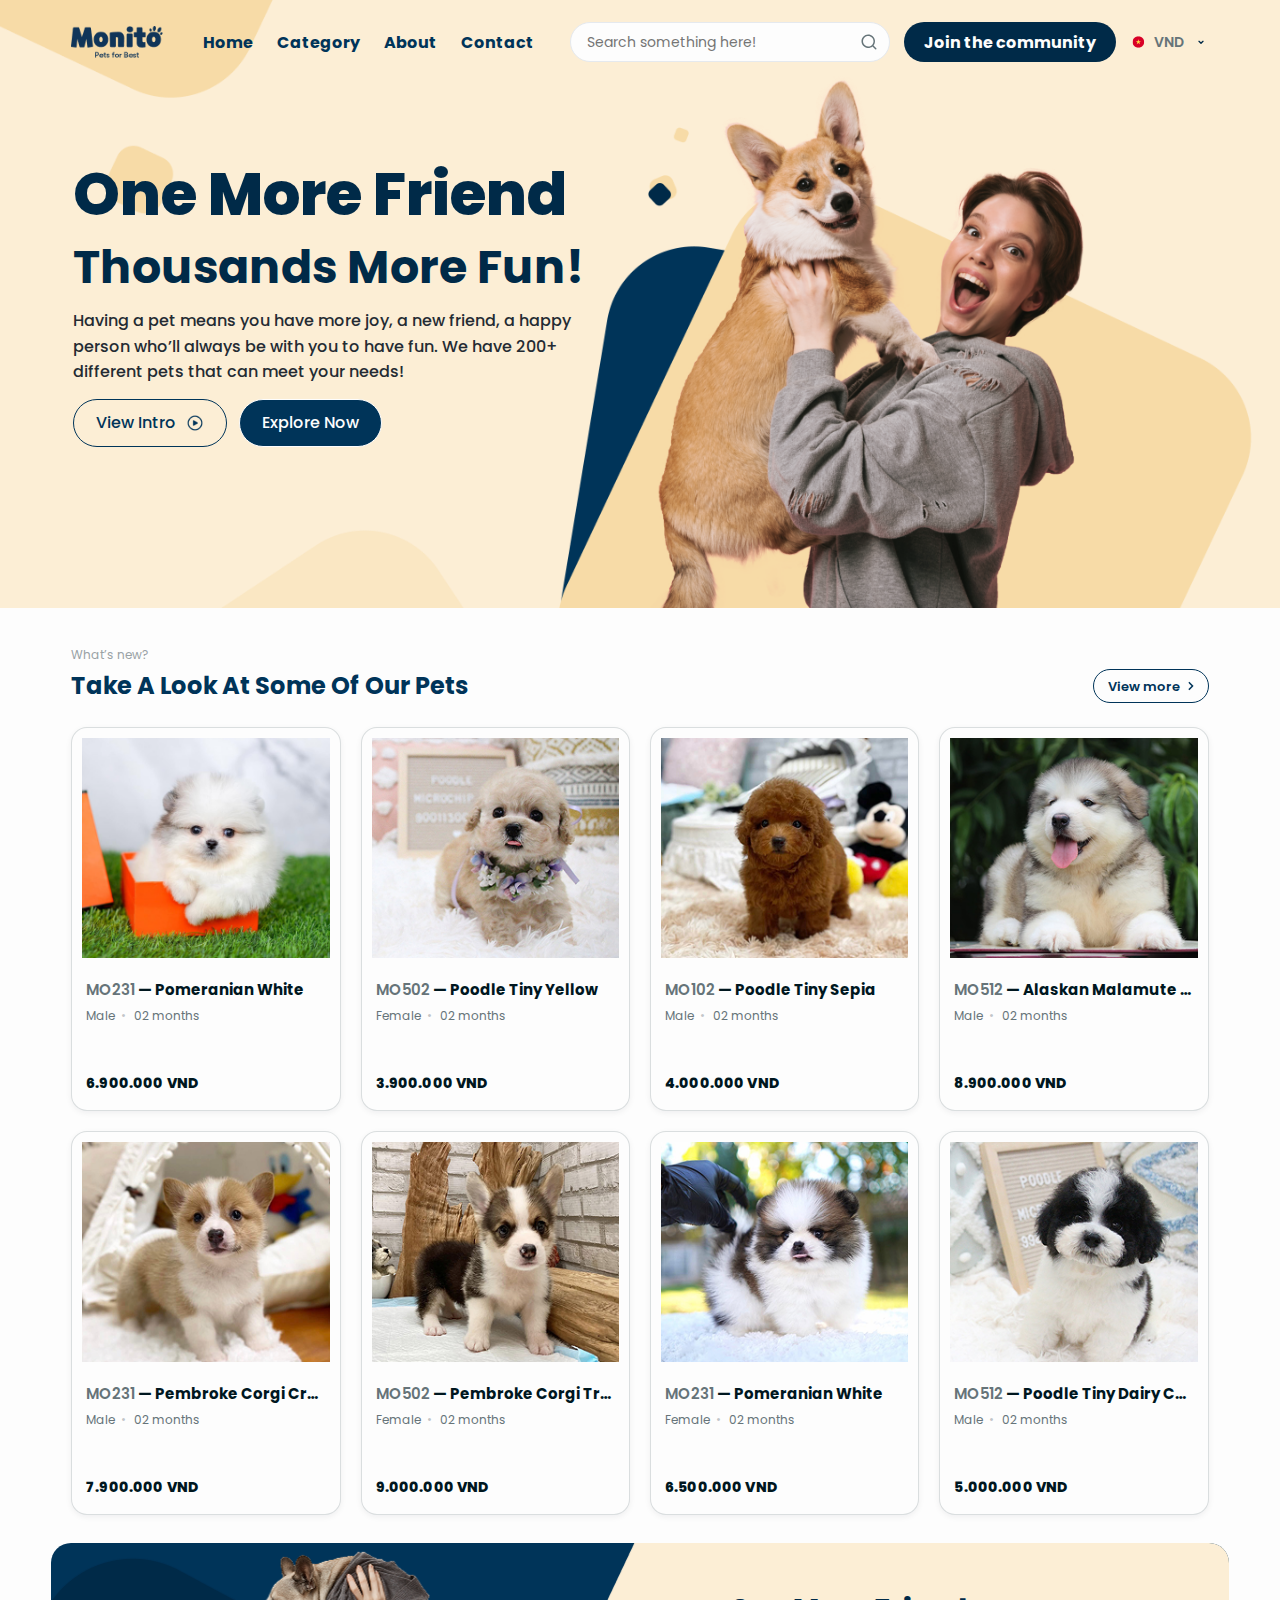
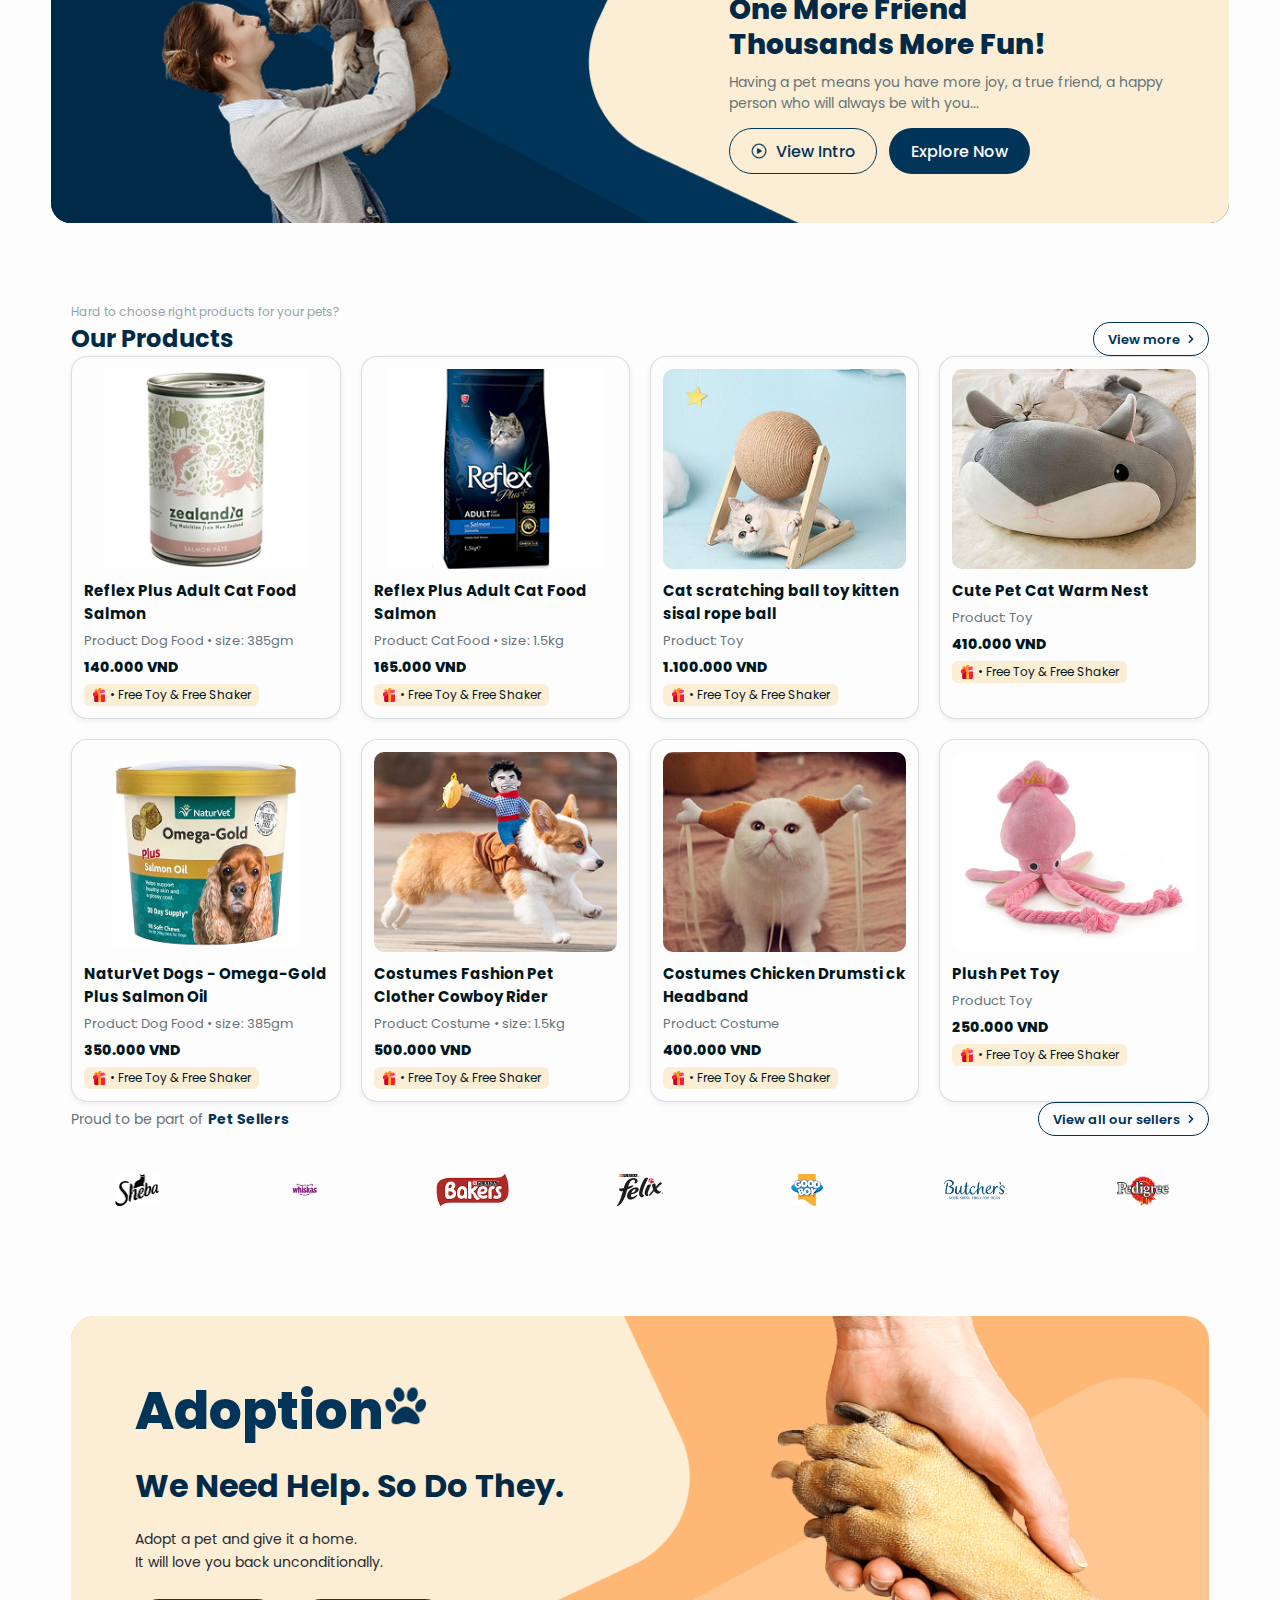
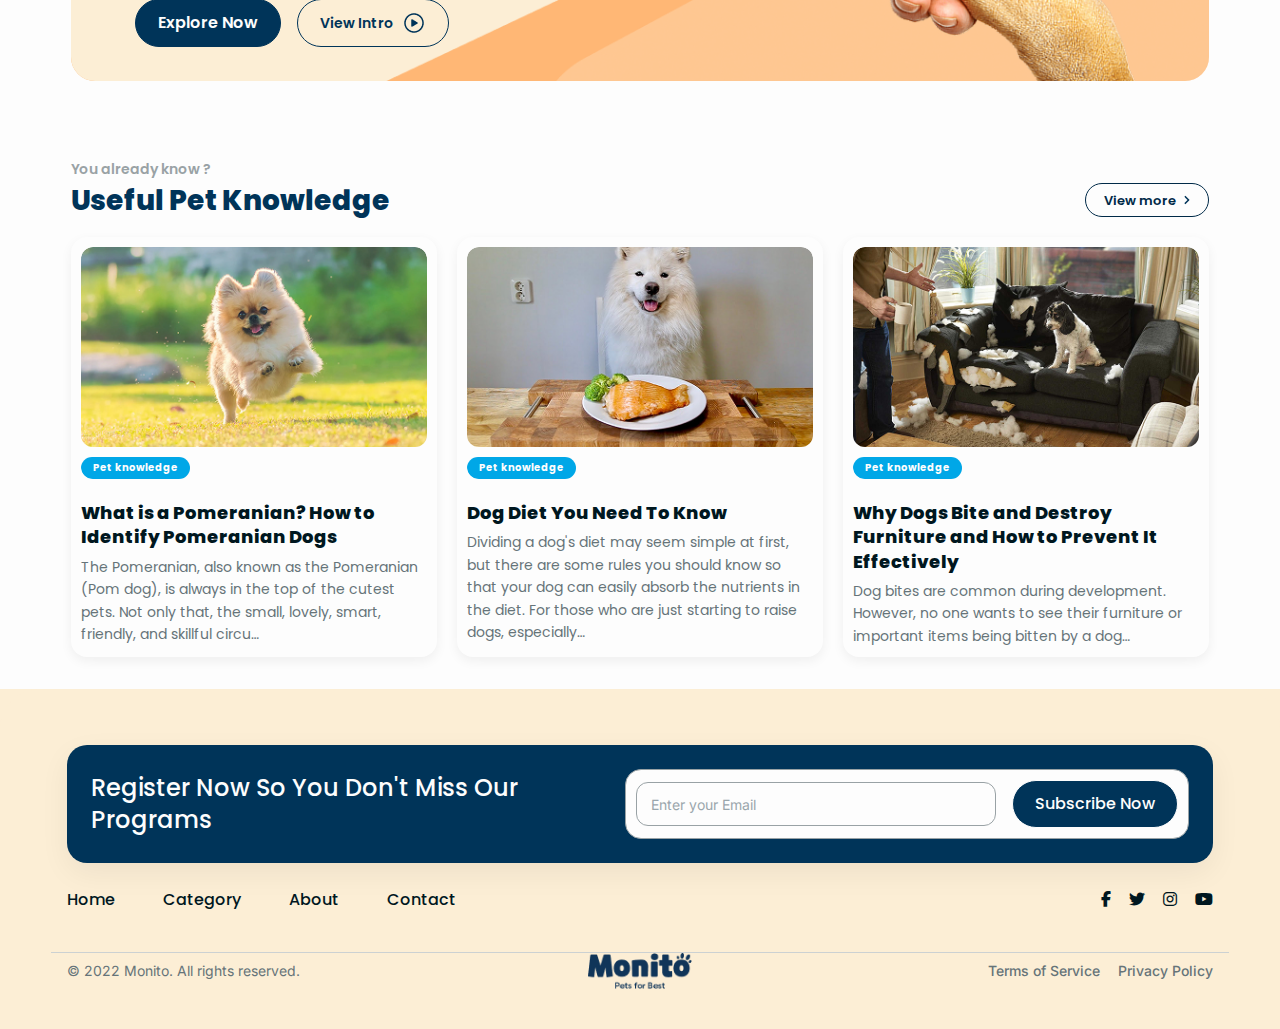
<file: index.html>
<!DOCTYPE html>
<html lang="en">
  <head>
    <meta charset="UTF-8" />
    <meta name="viewport" content="width=device-width, initial-scale=1.0" />
    <link
      rel="shortcut icon"
      href="./assets/icons/pati.svg"
      type="image/x-icon"
    />
    <link rel="stylesheet" href="./assets/scss/pages/index.css" />
    <link
      href="https://fonts.googleapis.com/css2?family=Inter:ital,opsz,wght@0,14..32,100..900;1,14..32,100..900&family=Montserrat:ital,wght@0,100..900;1,100..900&family=Poppins:ital,wght@0,100;0,200;0,300;0,400;0,500;0,600;0,700;0,800;0,900;1,100;1,200;1,300;1,400;1,500;1,600;1,700;1,800;1,900&family=Roboto:ital,wght@0,233;1,233&display=swap"
      rel="stylesheet"
    />
    <link
      rel="stylesheet"
      href="https://cdnjs.cloudflare.com/ajax/libs/font-awesome/6.5.1/css/all.min.css"
    />

    <title>Monito</title>
  </head>

  <body class="home-page">
    <header class="site-header site-header--overlay">
      <input id="menu-toggle" type="checkbox" hidden />
      <div class="container nav">
        <label class="burger" for="menu-toggle" aria-label="Open menu">
          <span></span><span></span><span></span>
        </label>
        <a class="logo" href="./index.html">
          <img src="./assets/image/Frame.png" alt="Monito" />
        </a>
        <button class="search-icon" aria-label="Search">
          <img src="./assets/icons/search.svg" alt="" />
        </button>

        <nav class="links">
          <a href="./index.html">Home</a>
          <a href="./category.html">Category</a>
          <a href="./about.html">About</a>
          <a href="./contact.html">Contact</a>
        </nav>

        <div class="right">
          <div class="search">
            <input type="text" placeholder="Search something here!" />
            <img src="./assets/icons/search.svg" alt="Search" />
          </div>
          <button class="join">Join the community</button>
          <div class="currency">
            <img src="./assets/icons/star.svg" alt="" />
            <span>VND</span>
            <img src="./assets/icons/vector.svg" alt="" />
          </div>
        </div>
      </div>
      <nav class="mobile-menu">
        <a href="./index.html">Home</a>
        <a href="./category.html">Category</a>
        <a href="./about.html">About</a>
        <a href="./contact.html">Contact</a>
      </nav>
    </header>

    <section class="hero hero--left">
      <img src="./assets/image/image.png" alt="Hero banner" class="hero-bg" />
      <div class="container">
        <div class="hero-content">
          <h1>One More Friend</h1>
          <h2>Thousands More Fun!</h2>
          <p>
            Having a pet means you have more joy, a new friend, a happy person
            who’ll always be with you to have fun. We have 200+ different pets
            that can meet your needs!
          </p>

          <div class="btns">
            <a href="#" class="btn outline">
              <span>View Intro</span>
              <img src="./assets/image/Media/Play_Circle.png" alt="" />
            </a>
            <a href="#" class="btn solid">Explore Now</a>
          </div>
        </div>
      </div>
    </section>

    <section class="pets">
      <div class="container head">
        <div>
          <p class="small-title">What’s new?</p>
          <h2 class="section-title">Take A Look At Some Of Our Pets</h2>
        </div>
        <button class="btn-outline small">
          View more<img src="./assets/icons/Arrow/Vector.png" />
        </button>
      </div>

      <div class="container pet-grid">
        <div class="pet">
          <a href="./about.html" class="pet-img" target="_blank">
            <img src="./assets/image/dog-1.png" alt="Pomeranian White" />
          </a>
          <div class="pet-info">
            <h4 class="pet-name">
              <span class="pet-code">MO231</span> — Pomeranian White
            </h4>
            <p class="pet-meta"><span>Male</span><span>02 months</span></p>
            <div class="pet-price">6.900.000 VND</div>
          </div>
        </div>

        <div class="pet">
          <a href="./about.html" class="pet-img" target="_blank">
            <img src="./assets/image/dog-2.png" alt="Poodle Tiny Yellow" />
          </a>
          <div class="pet-info">
            <h4 class="pet-name">
              <span class="pet-code">MO502</span> — Poodle Tiny Yellow
            </h4>
            <p class="pet-meta"><span>Female</span><span>02 months</span></p>
            <div class="pet-price">3.900.000 VND</div>
          </div>
        </div>

        <div class="pet">
          <a href="./about.html" class="pet-img" target="_blank">
            <img src="./assets/image/dog-3.png" alt="Poodle Tiny Sepia" />
          </a>
          <div class="pet-info">
            <h4 class="pet-name">
              <span class="pet-code">MO102</span> — Poodle Tiny Sepia
            </h4>
            <p class="pet-meta"><span>Male</span><span>02 months</span></p>
            <div class="pet-price">4.000.000 VND</div>
          </div>
        </div>

        <div class="pet">
          <a href="./about.html" class="pet-img" target="_blank">
            <img src="./assets/image/dog-4.png" alt="Alaskan Malamute Grey" />
          </a>
          <div class="pet-info">
            <h4 class="pet-name">
              <span class="pet-code">MO512</span> — Alaskan Malamute Grey
            </h4>
            <p class="pet-meta"><span>Male</span><span>02 months</span></p>
            <div class="pet-price">8.900.000 VND</div>
          </div>
        </div>

        <div class="pet">
          <a href="./about.html" class="pet-img" target="_blank">
            <img src="./assets/image/dog-5.png" alt="Pembroke Corgi Cream" />
          </a>
          <div class="pet-info">
            <h4 class="pet-name">
              <span class="pet-code">MO231</span> — Pembroke Corgi Cream
            </h4>
            <p class="pet-meta"><span>Male</span><span>02 months</span></p>
            <div class="pet-price">7.900.000 VND</div>
          </div>
        </div>

        <div class="pet">
          <a href="./about.html" class="pet-img" target="_blank">
            <img src="./assets/image/dog-6.png" alt="Pembroke Corgi Tricolor" />
          </a>
          <div class="pet-info">
            <h4 class="pet-name">
              <span class="pet-code">MO502</span> — Pembroke Corgi Tricolor
            </h4>
            <p class="pet-meta"><span>Female</span><span>02 months</span></p>
            <div class="pet-price">9.000.000 VND</div>
          </div>
        </div>

        <div class="pet">
          <a href="./about.html" class="pet-img" target="_blank">
            <img src="./assets/image/dog-7.png" alt="Pomeranian White" />
          </a>
          <div class="pet-info">
            <h4 class="pet-name">
              <span class="pet-code">MO231</span> — Pomeranian White
            </h4>
            <p class="pet-meta"><span>Female</span><span>02 months</span></p>
            <div class="pet-price">6.500.000 VND</div>
          </div>
        </div>

        <div class="pet">
          <a href="./about.html" class="pet-img" target="_blank">
            <img src="./assets/image/dog-8.png" alt="Poodle Tiny Dairy Cow" />
          </a>
          <div class="pet-info">
            <h4 class="pet-name">
              <span class="pet-code">MO512</span> — Poodle Tiny Dairy Cow
            </h4>
            <p class="pet-meta"><span>Male</span><span>02 months</span></p>
            <div class="pet-price">5.000.000 VND</div>
          </div>
        </div>
      </div>

      <button class="btn-outline wide-on-mobile">View more</button>
      <div class="container promo">
        <img
          src="./assets/image/homeGroup2.png"
          alt="Promo-Banner"
          class="promo-img"
        />
        <div class="promo-box">
          <h3 class="promo-title">One More Friend<br />Thousands More Fun!</h3>
          <p class="promo-text">
            Having a pet means you have more joy, a true friend, a happy person
            who will always be with you...
          </p>
          <div class="promo-actions">
            <button class="btn-intro">
              <img src="./assets/image/Media/Play_Circle.png" />View Intro
            </button>
            <button class="btn-explore">Explore Now</button>
          </div>
        </div>
        <span class="promo-shape"></span>
      </div>
    </section>

    <section class="products">
      <div class="container products-head">
        <div>
          <p class="small-title">
            Hard to choose right products for your pets?
          </p>
          <h2 class="section-title">Our Products</h2>
        </div>
        <button class="btn-outline small">
          View more<img src="./assets/icons/Arrow/Vector.png" />
        </button>
      </div>

      <div class="container product-grid">
        <div class="product-card">
          <a href="./about.html" class="product-img" target="_blank">
            <img
              src="./assets/image/product1.png"
              alt="Reflex Plus Adult Cat Food Salmon"
            />
          </a>
          <div class="product-info">
            <h4 class="product-name">Reflex Plus Adult Cat Food Salmon</h4>
            <p class="product-type">Product: Dog Food &bull; size: 385gm</p>
            <div class="product-price">140.000 VND</div>
            <p class="product-extra">
              <img src="./assets/icons/surprise.svg" /> &bull; Free Toy & Free
              Shaker
            </p>
          </div>
        </div>

        <div class="product-card">
          <a href="./about.html" class="product-img" target="_blank">
            <img
              src="./assets/image/product2.png"
              alt="Reflex Plus Adult Cat Food Salmon"
            />
          </a>
          <div class="product-info">
            <h4 class="product-name">Reflex Plus Adult Cat Food Salmon</h4>
            <p class="product-type">Product: Cat Food &bull; size: 1.5kg</p>
            <div class="product-price">165.000 VND</div>
            <p class="product-extra">
              <img src="./assets/icons/surprise.svg" /> &bull; Free Toy & Free
              Shaker
            </p>
          </div>
        </div>

        <div class="product-card">
          <a href="./about.html" class="product-img" target="_blank">
            <img
              src="./assets/image/product3.png"
              alt="Cat scratching ball toy kitten sisal rope ball"
            />
          </a>
          <div class="product-info">
            <h4 class="product-name">
              Cat scratching ball toy kitten sisal rope ball
            </h4>
            <p class="product-type">Product: Toy</p>
            <div class="product-price">1.100.000 VND</div>
            <p class="product-extra">
              <img src="./assets/icons/surprise.svg" /> &bull; Free Toy & Free
              Shaker
            </p>
          </div>
        </div>

        <div class="product-card">
          <a href="./about.html" class="product-img" target="_blank">
            <img
              src="./assets/image/product4.png"
              alt="Cute Pet Cat Warm Nest"
            />
          </a>
          <div class="product-info">
            <h4 class="product-name">Cute Pet Cat Warm Nest</h4>
            <p class="product-type">Product: Toy</p>
            <div class="product-price">410.000 VND</div>
            <p class="product-extra">
              <img src="./assets/icons/surprise.svg" /> &bull; Free Toy & Free
              Shaker
            </p>
          </div>
        </div>

        <div class="product-card">
          <a href="./about.html" class="product-img" target="_blank">
            <img
              src="./assets/image/product5.png"
              alt="NaturVet Dogs - Omega-Gold Plus Salmon Oil"
            />
          </a>
          <div class="product-info">
            <h4 class="product-name">
              NaturVet Dogs - Omega-Gold Plus Salmon Oil
            </h4>
            <p class="product-type">Product: Dog Food &bull; size: 385gm</p>
            <div class="product-price">350.000 VND</div>
            <p class="product-extra">
              <img src="./assets/icons/surprise.svg" /> &bull; Free Toy & Free
              Shaker
            </p>
          </div>
        </div>

        <div class="product-card">
          <a href="./about.html" class="product-img" target="_blank">
            <img
              src="./assets/image/product6.png"
              alt="Costumes Fashion Pet Clother Cowboy Rider"
            />
          </a>
          <div class="product-info">
            <h4 class="product-name">
              Costumes Fashion Pet Clother Cowboy Rider
            </h4>
            <p class="product-type">Product: Costume &bull; size: 1.5kg</p>
            <div class="product-price">500.000 VND</div>
            <p class="product-extra">
              <img src="./assets/icons/surprise.svg" /> &bull; Free Toy & Free
              Shaker
            </p>
          </div>
        </div>

        <div class="product-card">
          <a href="./about.html" class="product-img" target="_blank">
            <img
              src="./assets/image/product7.png"
              alt="Costumes Chicken Drumsti ck Headband"
            />
          </a>
          <div class="product-info">
            <h4 class="product-name">Costumes Chicken Drumsti ck Headband</h4>
            <p class="product-type">Product: Costume</p>
            <div class="product-price">400.000 VND</div>
            <p class="product-extra">
              <img src="./assets/icons/surprise.svg" /> &bull; Free Toy & Free
              Shaker
            </p>
          </div>
        </div>

        <div class="product-card">
          <a href="./about.html" class="product-img" target="_blank">
            <img src="./assets/image/product8.png" alt="Plush Pet Toy" />
          </a>
          <div class="product-info">
            <h4 class="product-name">Plush Pet Toy</h4>
            <p class="product-type">Product: Toy</p>
            <div class="product-price">250.000 VND</div>
            <p class="product-extra">
              <img src="./assets/icons/surprise.svg" /> &bull; Free Toy & Free
              Shaker
            </p>
          </div>
        </div>
      </div>
      <div class="container sellers">
        <div class="sellers-head">
          <p class="sellers-text">
            Proud to be part of <span>Pet Sellers</span>
          </p>
          <button class="btn-outline small">
            View all our sellers<img src="./assets/icons/Arrow/Vector.png" />
          </button>
        </div>
        <ul class="sellers-logos">
          <li><img src="./assets/image/Sheba.png" alt="Sheba" /></li>
          <li><img src="./assets/image/whiskas.png" alt="Whiskas" /></li>
          <li><img src="./assets/image/bakers.png" alt="Bakers" /></li>
          <li><img src="./assets/image/felix.png" alt="Felix" /></li>
          <li><img src="./assets/image/GoodBoy.png" alt="Good Boy" /></li>
          <li><img src="./assets/image/butchers.png" alt="Butcher’s" /></li>
          <li><img src="./assets/image/pedigree.png" alt="Pedigree" /></li>
        </ul>
      </div>
    </section>

    <section class="adoption-promo">
      <div class="container">
        <div class="adoption-box">
          <img src="./assets/image/Adoptiongroup.png" class="Adoptiongroup" />
          <div class="adoption-left">
            <div class="small-title">Adoption</div>
            <h2 class="section-title">We Need Help. So Do They.</h2>
            <p class="adoption-text">
              Adopt a pet and give it a home. <br />
              It will love you back unconditionally.
            </p>
            <div class="adoption-actions">
              <button class="btn">Explore Now</button>
              <button class="btn-outline">
                View Intro<img src="./assets/image/Media/Play_Circle.png" />
              </button>
            </div>
          </div>
        </div>
      </div>
    </section>

    <section class="tips">
      <div class="container">
        <div class="tips-head">
          <div>
            <div class="small-title">You already know ?</div>
            <h2 class="section-title">Useful Pet Knowledge</h2>
          </div>
          <button class="btn-outline small">
            View more<img src="./assets/icons/Arrow/Vector.png" />
          </button>
        </div>

        <div class="tips-grid">
          <div class="tip-card">
            <a href="./about.html" class="tip-media" target="_blank">
              <img src="./assets/image/knowledge1.png" alt="knowledge1" />
              <span class="tip-tag">Pet knowledge</span>
            </a>
            <h3 class="tip-title">
              What is a Pomeranian? How to Identify Pomeranian Dogs
            </h3>
            <p class="tip-text">
              The Pomeranian, also known as the Pomeranian (Pom dog), is always
              in the top of the cutest pets. Not only that, the small, lovely,
              smart, friendly, and skillful circu…
            </p>
          </div>

          <div class="tip-card">
            <a href="./about.html" class="tip-media" target="_blank">
              <img src="./assets/image/knowledge2.png" alt="knowledge2" />
              <span class="tip-tag">Pet knowledge</span>
            </a>
            <h3 class="tip-title">Dog Diet You Need To Know</h3>
            <p class="tip-text">
              Dividing a dog's diet may seem simple at first, but there are some
              rules you should know so that your dog can easily absorb the
              nutrients in the diet. For those who are just starting to raise
              dogs, especially…
            </p>
          </div>

          <div class="tip-card">
            <a href="./about.html" class="tip-media" target="_blank">
              <img src="./assets/image/knowledge3.png" alt="knowledge3" />
              <span class="tip-tag">Pet knowledge</span>
            </a>
            <h3 class="tip-title">
              Why Dogs Bite and Destroy Furniture and How to Prevent It
              Effectively
            </h3>
            <p class="tip-text">
              Dog bites are common during development. However, no one wants to
              see their furniture or important items being bitten by a dog…
            </p>
          </div>
        </div>
      </div>
    </section>

    <footer class="site-footer">
      <div class="container">
        <div class="news-card">
          <div class="news-left">
            <h3 class="news-title">
              Register Now So You Don't Miss Our Programs
            </h3>
          </div>
          <form class="news-form" action="#">
            <input type="email" placeholder="Enter your Email" required />
            <button type="submit" class="btn">Subscribe Now</button>
          </form>
        </div>
        <div class="foot-row">
          <ul class="foot-links">
            <li><a href="./index.html">Home</a></li>
            <li><a href="./category.html">Category</a></li>
            <li><a href="./about.html">About</a></li>
            <li><a href="./contact.html">Contact</a></li>
          </ul>

          <div class="socials">
            <a href="#" aria-label="Facebook"
              ><i class="fa-brands fa-facebook-f"></i
            ></a>
            <a href="#" aria-label="Twitter"
              ><i class="fa-brands fa-twitter"></i
            ></a>
            <a href="#" aria-label="Instagram"
              ><i class="fa-brands fa-instagram"></i
            ></a>
            <a href="#" aria-label="YouTube"
              ><i class="fa-brands fa-youtube"></i
            ></a>
          </div>
        </div>
      </div>

      <div class="container foot-bottom">
        <p class="copy">© 2022 Monito. All rights reserved.</p>

        <div class="foot-logo">
          <img src="./assets/image/Frame.png" alt="Monito logo" />
        </div>

        <div class="legal">
          <a href="#">Terms of Service</a>
          <a href="#">Privacy Policy</a>
        </div>
      </div>
    </footer>
  </body>
</html>
</file>
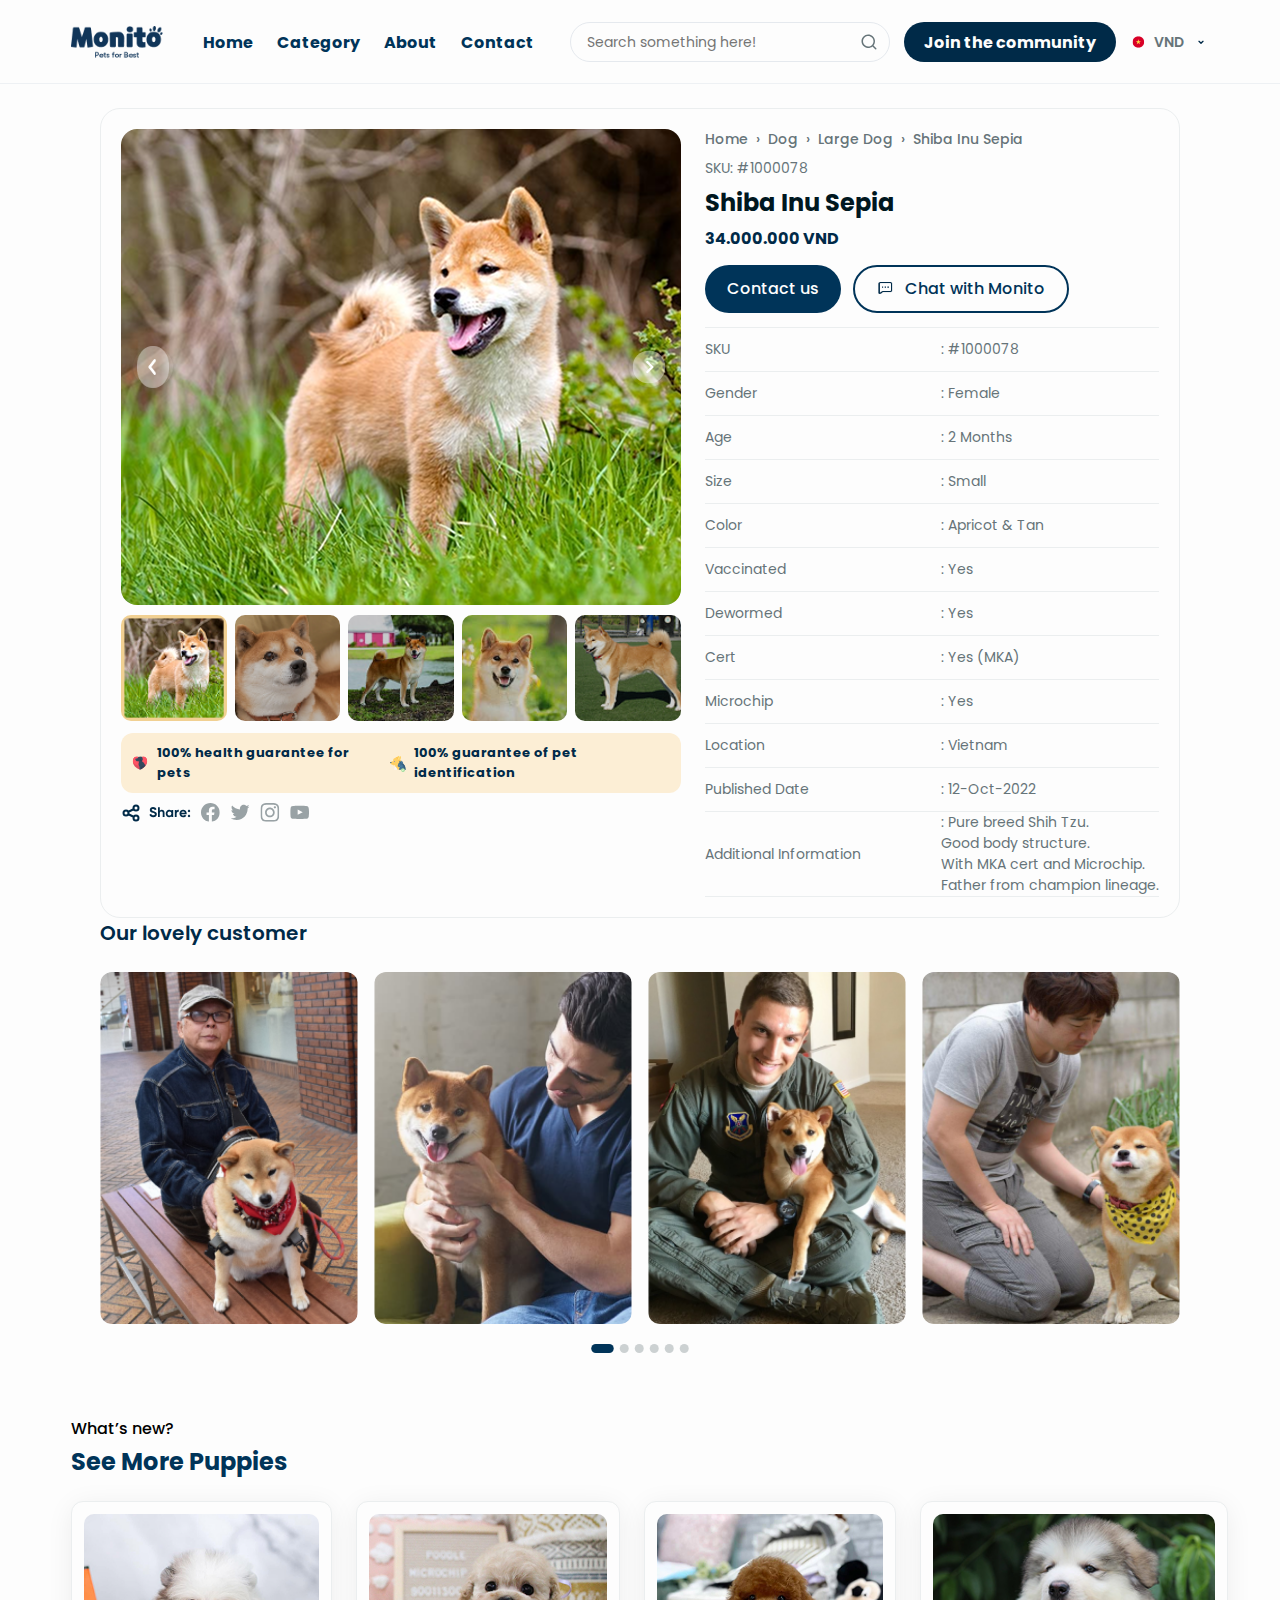
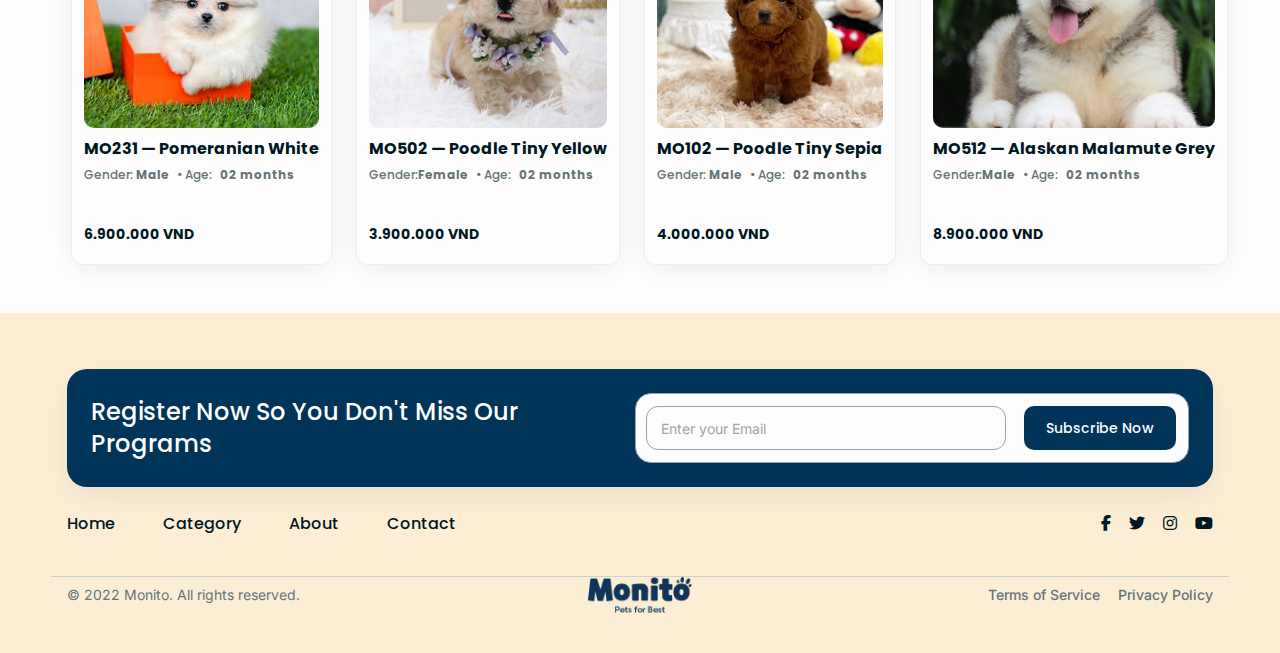
<file: about.html>
<!DOCTYPE html>
<html lang="en">
<head>
    <meta charset="UTF-8">
    <meta name="viewport" content="width=device-width, initial-scale=1.0">
    <title>About</title>
    <link rel="shortcut icon" href="./assets/icons/pati.svg" type="image/x-icon">
  <link rel="stylesheet" href="./assets/scss/pages/index.css">
   <link href="https://fonts.googleapis.com/css2?family=Inter:ital,opsz,wght@0,14..32,100..900;1,14..32,100..900&family=Montserrat:ital,wght@0,100..900;1,100..900&family=Poppins:ital,wght@0,100;0,200;0,300;0,400;0,500;0,600;0,700;0,800;0,900;1,100;1,200;1,300;1,400;1,500;1,600;1,700;1,800;1,900&family=Roboto:ital,wght@0,233;1,233&display=swap" rel="stylesheet">
   <link rel="stylesheet" href="https://cdnjs.cloudflare.com/ajax/libs/font-awesome/6.5.1/css/all.min.css">
</head>
<body>
  <header class="site-header">
    <input id="menu-toggle" type="checkbox" hidden>
    <div class="container nav">
      <a class="logo" href="./index.html">
        <img src="./assets/image/Frame.png" alt="Monito">
      </a>
 <button class="search-icon" aria-label="Search">
      <img src="./assets/icons/search.svg" alt="">
    </button>
      
      <nav class="links">
        <a href="./index.html">Home</a>
        <a href="./category.html">Category</a>
        <a href="./about.html">About</a>
        <a href="./contact.html">Contact</a>
      </nav>

      <div class="right">
        <div class="search">
          <input type="text" placeholder="Search something here!">
          <img src="./assets/icons/search.svg" alt="">
        </div>
        <button class="join">Join the community</button>
        <div class="currency">
          <img src="./assets/icons/star.svg" alt="">
          <span>VND</span>
          <img src="./assets/icons/vector.svg" alt="">
        </div>
       <label class="burger" for="menu-toggle" aria-label="Open menu">
          <span></span><span></span><span></span>
        </label>
      </div>
    </div>

    
    <nav class="mobile-menu">
      <a href="./index.html">Home</a>
      <a href="./category.html">Category</a>
      <a href="./about.html">About</a>
      <a href="./contact.html">Contact</a>
    </nav>
  </header>
<main>
<section class="detail">
    <div class="containerproduct">
  <div class="box">
    <div class="left">
      <div class="big-image">
        <img src="./assets/image/aboutdogbig.png" alt="Shiba Inu Sepia">
        <button class="nav-arrow prev">
          <img src="./assets/image/vektorframe1.png" alt="Prev">
        </button>
        <button class="nav-arrow next">
          <img src="./assets/icons/vektorframe2.svg" alt="Next">
        </button>
      </div>

      
      <ul class="thumbs">
        <li><img src="./assets/image/abaoutdog1.png" alt=""></li>
        <li><img src="./assets/image/aboutdog2.png" alt=""></li>
        <li><img src="./assets/image/aboutdog3.png" alt=""></li>
        <li><img src="./assets/image/aboutdog4.png" alt=""></li>
        <li><img src="./assets/image/aboutdog5.png" alt=""></li>
      </ul>

      <div class="flags">
        <div class="flag">
          <img src="./assets/icons/dogheart.svg" alt="">
          <span>100% health guarantee for pets</span>
        </div>
        <div class="flag">
          <img src="./assets/icons/dog&cat.svg" alt="">
          <span>100% guarantee of pet identification</span>
        </div>
      </div>

      <div class="share">
        <img src="./assets/icons/share.svg" alt="">
        <a href="#"><img src="./assets/icons/face-about.svg" alt=""></a>
        <a href="#"><img src="./assets/icons/Twit-about.svg" alt=""></a>
        <a href="#"><img src="./assets/icons/insta-about.svg" alt=""></a>
        <a href="#"><img src="./assets/icons/youtube-about.svg" alt=""></a>
      </div>
    </div>
<div class="right">
      <div class="path">
        <a href="#">Home</a>
        <span>›</span>
        <a href="#">Dog</a>
        <span>›</span>
        <a href="#">Large Dog</a>
        <span>›</span>
         <a href="#">Shiba Inu Sepia</a>
      </div>
      <div class="meta">
        <p>SKU: #1000078</p>
        </div>
        <h2 class="title">Shiba Inu Sepia</h2>
      <div class="price">34.000.000 VND</div>
    <div class="cta">
        <button class="btn primary">Contact us</button>
        <button class="btn outline">
          <img src="./assets/image/chatframe.png" alt="">
          Chat with Monito
        </button>
      </div>
      <ul class="spec">
        <li class="row"><span class="k">SKU</span><span class="v">: #1000078</span></li>
        <li class="row"><span class="k">Gender</span><span class="v">: Female</span></li>
        <li class="row"><span class="k">Age</span><span class="v">: 2 Months</span></li>
        <li class="row"><span class="k">Size</span><span class="v">: Small</span></li>
        <li class="row"><span class="k">Color</span><span class="v">: Apricot &amp; Tan</span></li>
        <li class="row"><span class="k">Vaccinated</span><span class="v">: Yes</span></li>
        <li class="row"><span class="k">Dewormed</span><span class="v">: Yes</span></li>
        <li class="row"><span class="k">Cert</span><span class="v">: Yes (MKA)</span></li>
        <li class="row"><span class="k">Microchip</span><span class="v">: Yes</span></li>
        <li class="row"><span class="k">Location</span><span class="v">: Vietnam</span></li>
        <li class="row"><span class="k">Published Date</span><span class="v">: 12-Oct-2022</span></li>
        <li class="row big">
          <span class="k">Additional Information</span>
          <span class="v">
            : Pure breed Shih Tzu.<br>
  Good body structure.<br>
  With MKA cert and Microchip.<br>
  Father from champion lineage.
          </span>
        </li>
      </ul>
    </div>
  </div>
  <h2 class="customers-title">Our lovely customer</h2>

<div class="customers-photos">
  <div class="photo"><img src="./assets/image/aboutcust1.png" alt="Customer 1"></div>
  <div class="photo"><img src="./assets/image/aboutcust2.png" alt="Customer 2"></div>
  <div class="photo"><img src="./assets/image/aboutcust3.png" alt="Customer 3"></div>
  <div class="photo"><img src="./assets/image/aboutcust4.png" alt="Customer 4"></div>
</div>

<div class="customers-dots">
 <img src="./assets/icons/pointscust.svg">
</div>
  </div>
</section>
<section class="puppies-section">
  <div class="container">
    <div class="puppies-head">
      <div class="small-title">What’s new?</div>
      <h2 class="section-title">See More Puppies</h2>
    </div>

    <div class="puppies-grid">
      <article class="puppy-card">
        <div class="media">
          <img src="./assets/image/puppies1.png" alt="Pomeranian White">
        </div>
        <div class="info">
          <h3 class="name"><span class="code">MO231</span> — Pomeranian White</h3>
          <p class="meta"><span>Gender:<b> Male</b></span> • Age: <b>02 months</b></p>
          <p class="price">6.900.000 VND</p>
        </div>
      </article>

      <article class="puppy-card">
        <div class="media">
          <img src="./assets/image/puppies2.png" alt="Poodle Tiny Yellow">
        </div>
        <div class="info">
          <h3 class="name"><span class="code">MO502</span> — Poodle Tiny Yellow</h3>
          <p class="meta"><span>Gender:<b>Female</b></span> • Age: <b>02 months</b></p>
          <p class="price">3.900.000 VND</p>
        </div>
      </article>

      <article class="puppy-card">
        <div class="media">
          <img src="./assets/image/puppies3.png" alt="Poodle Tiny Sepia">
        </div>
        <div class="info">
          <h3 class="name"><span class="code">MO102</span> — Poodle Tiny Sepia</h3>
          <p class="meta"><span>Gender:<b> Male</b></span> • Age:<b>02 months</b></p>
          <p class="price">4.000.000 VND</p>
        </div>
      </article>

      <article class="puppy-card">
        <div class="media">
          <img src="./assets/image/puppies4.png" alt="Alaskan Malamute Grey">
        </div>
        <div class="info">
          <h3 class="name"><span class="code">MO512</span> — Alaskan Malamute Grey</h3>
          <p class="meta"><span>Gender:<b>Male</b> </span> • Age: <b>02 months</b></p>
          <p class="price">8.900.000 VND</p>
        </div>
      </article>
    </div>
  </div>
</section>

</main>

<footer class="site-footer">
  <div class="container">
    <div class="news-card">
      <div class="news-left">
        <h3 class="news-title">Register Now So You Don't Miss Our Programs</h3>
      </div>
      <form class="news-form" action="#">
        <input type="email" placeholder="Enter your Email" required>
        <button type="submit" class="btn">Subscribe Now</button>
      </form>
    </div>
   <div class="foot-row">
      <ul class="foot-links">
        <li><a href="./index.html">Home</a></li>
        <li><a href="./category.html">Category</a></li>
        <li><a href="./about.html">About</a></li>
        <li><a href="./contact.html">Contact</a></li>
      </ul>

      <div class="socials">
        <a href="#" aria-label="Facebook"><i class="fa-brands fa-facebook-f"></i></a>
        <a href="#" aria-label="Twitter"><i class="fa-brands fa-twitter"></i></a>
        <a href="#" aria-label="Instagram"><i class="fa-brands fa-instagram"></i></a>
        <a href="#" aria-label="YouTube"><i class="fa-brands fa-youtube"></i></a>
      </div>
    </div>
  </div>
<div class="container foot-bottom">
    <p class="copy">© 2022 Monito. All rights reserved.</p>

    <div class="foot-logo">
      <img src="./assets/image/Frame.png" alt="Monito logo">
    </div>

    <div class="legal">
      <a href="#">Terms of Service</a>
      <a href="#">Privacy Policy</a>
    </div>
  </div>
</footer>
</body>
</html>
</file>
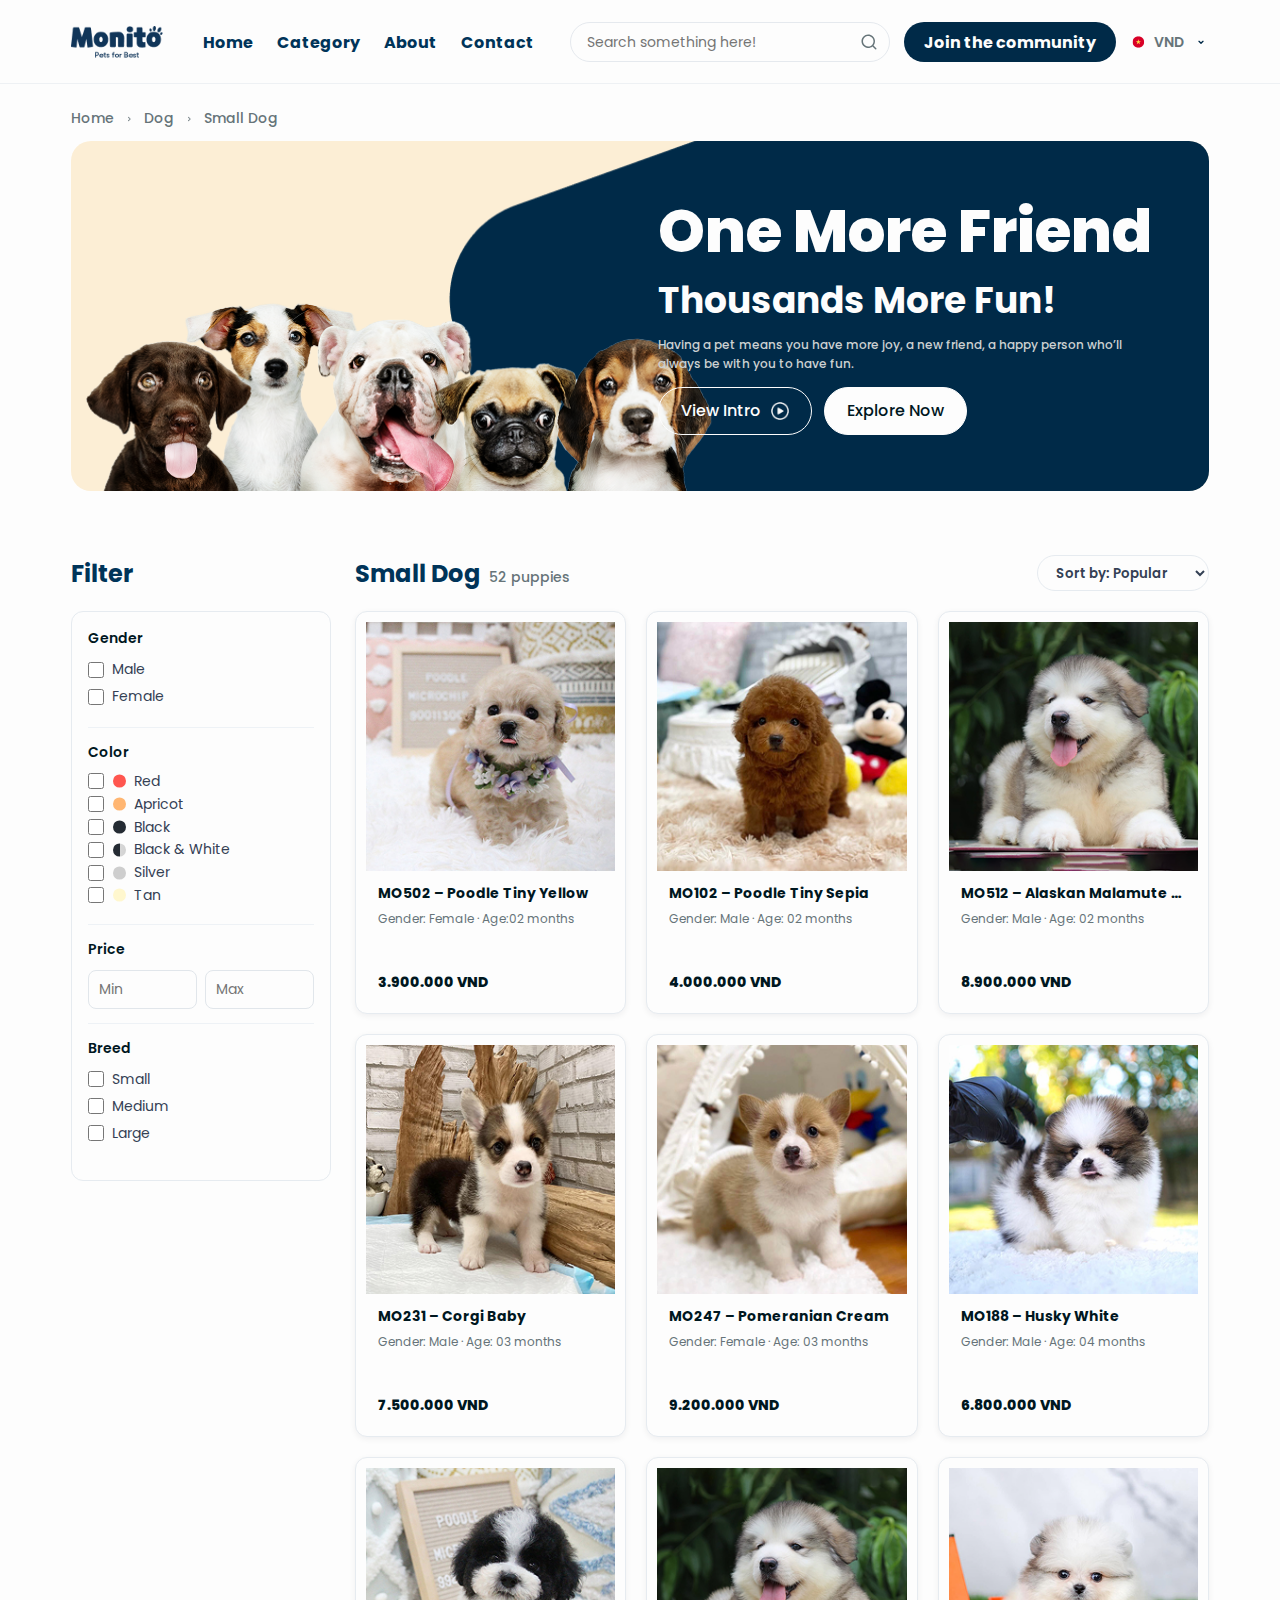
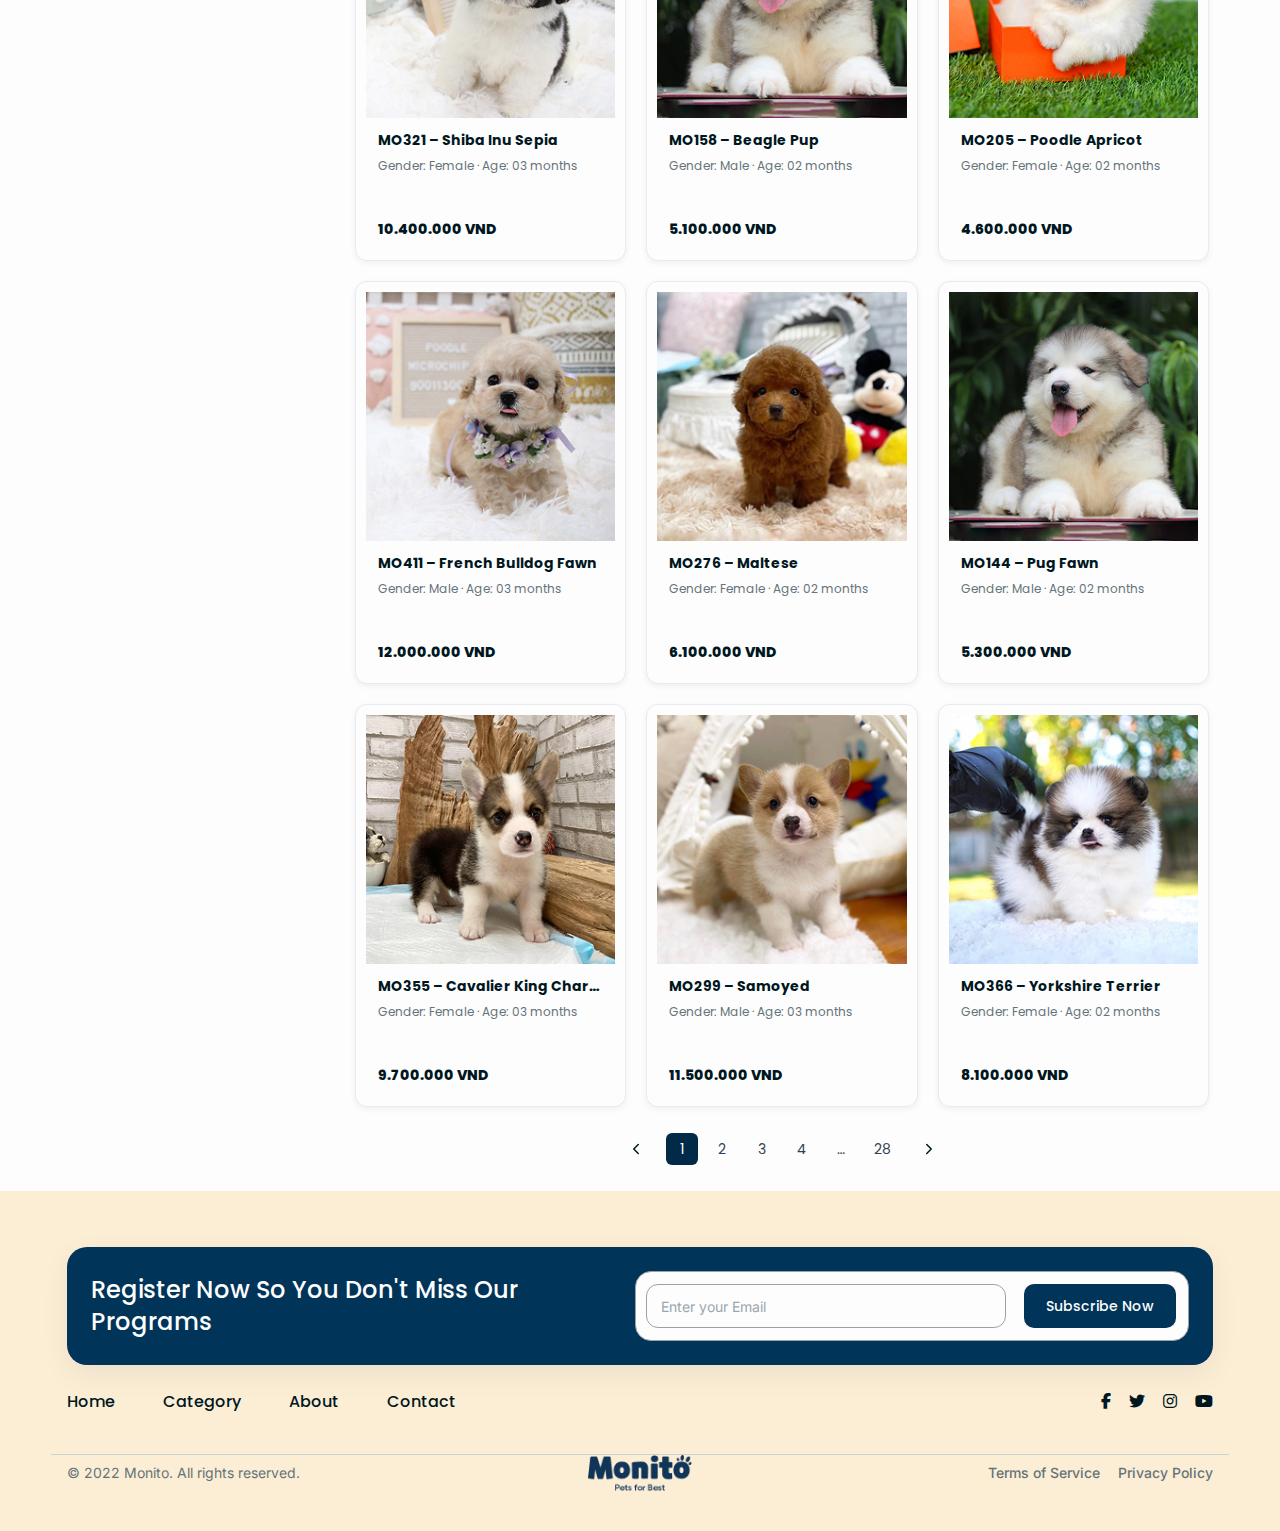
<file: category.html>
<!DOCTYPE html>
<html lang="az">
<head>
  <meta charset="UTF-8" />
  <meta name="viewport" content="width=device-width, initial-scale=1.0"/>
  <title>Category</title>
  <link rel="shortcut icon" href="./assets/icons/pati.svg" type="image/x-icon">
  <link rel="stylesheet" href="./assets/scss/pages/index.css">
   <link href="https://fonts.googleapis.com/css2?family=Inter:ital,opsz,wght@0,14..32,100..900;1,14..32,100..900&family=Montserrat:ital,wght@0,100..900;1,100..900&family=Poppins:ital,wght@0,100;0,200;0,300;0,400;0,500;0,600;0,700;0,800;0,900;1,100;1,200;1,300;1,400;1,500;1,600;1,700;1,800;1,900&family=Roboto:ital,wght@0,233;1,233&display=swap" rel="stylesheet">
   <link rel="stylesheet" href="https://cdnjs.cloudflare.com/ajax/libs/font-awesome/6.5.1/css/all.min.css">
   
</head>


<body>
   <header class="site-header">
     <input id="menu-toggle" type="checkbox" hidden>
    <div class="container nav">
      <a class="logo" href="./index.html">
        <img src="./assets/image/Frame.png" alt="Monito">
      </a>
      <button class="search-icon" aria-label="Search">
      <img src="./assets/icons/search.svg" alt="">
    </button>
      <nav class="links">
        <a href="./index.html">Home</a>
        <a href="./category.html">Category</a>
        <a href="./about.html">About</a>
        <a href="./contact.html">Contact</a>
      </nav>

      <div class="right">
        <div class="search">
          <input type="text" placeholder="Search something here!">
          <img src="./assets/icons/search.svg" alt="">
        </div>
        <button class="join">Join the community</button>
        <div class="currency">
          <img src="./assets/icons/star.svg" alt="">
          <span>VND</span>
          <img src="./assets/icons/vector.svg" alt="">
        </div>
         <label class="burger" for="menu-toggle" aria-label="Open menu">
          <span></span><span></span><span></span>
        </label>
      </div>
    </div>
    <nav class="mobile-menu">
      <a href="./index.html">Home</a>
      <a href="./category.html">Category</a>
      <a href="./about.html">About</a>
      <a href="./contact.html">Contact</a>
    </nav>
  </header>

  <section class="hero">
  <div class="container">
  <nav class="crumbs" aria-label="Breadcrumb">
      <a href="#">Home</a>
      <img src="./assets/image/vektorframe.png" alt="" class="crumb-icon">
      <a href="#">Dog</a>
      <img src="./assets/image/vektorframe.png" alt="" class="crumb-icon">
      <span>Small Dog</span>
    </nav>
    <div class="hero-box">
      <img src="./assets/image/categorygroup.png" alt="Banner" class="hero-bg">

      <div class="hero-content">
        <h1 class="t1">One More Friend</h1>
        <h2 class="t2">Thousands More Fun!</h2>
        <p class="txt">
          Having a pet means you have more joy, a new friend, a happy person
          who’ll always be with you to have fun.
        </p>
        <div class="btns">
          <a href="#" class="btn btn-primary">
            <span>View Intro</span>
            <img src="./assets/icons/Media/Vector.png" alt="" class="ic">
          </a>
          <a href="#" class="btn btn-light">Explore Now</a>
        </div>
      </div>
    </div>

  </div>
</section>

<section class="category">
  <div class="container">
    <div class="category-top">
      <div class="filter-label">Filter</div>
    <h3 class="section-title">
        Small Dog <span>52 puppies</span>
      </h3>
      <div class="sort">
        <select aria-label="Sort by">
          <option>Sort by: Popular</option>
          <option>Price: Low → High</option>
          <option>Price: High → Low</option>
        </select>
      </div>
    </div>

    <div class="row">
     <aside class="filter">
        <div class="filter-group">
          <span class="label">Gender</span>
          <label><input type="checkbox"> <span>Male</span></label>
          <label><input type="checkbox"> <span>Female</span></label>
        </div>
        <div class="filter-group color">
          <span class="label">Color</span>
          <label> 
            <input type="checkbox">
            <img class="dot-icon" src="./assets/icons/categorycolor/red.svg" alt="">
            <span>Red</span>
          </label>

          <label>
            <input type="checkbox">
            <img class="dot-icon" src="./assets/icons/categorycolor/orange.svg" alt="">
            <span>Apricot</span>
          </label>

          <label>
            <input type="checkbox">
            <img class="dot-icon" src="./assets/icons/categorycolor/black.svg" alt="">
            <span>Black</span>
          </label>

          <label>
            <input type="checkbox">
            <img class="dot-icon" src="./assets/icons/categorycolor/black&white.svg" alt="">
            <span>Black &amp; White</span>
          </label>

          <label>
            <input type="checkbox">
            <img class="dot-icon" src="./assets/icons/categorycolor/silver.svg" alt="">
            <span>Silver</span>
          </label>

          <label>
            <input type="checkbox">
            <img class="dot-icon" src="./assets/icons/categorycolor/tan.svg" alt="">
            <span>Tan</span>
          </label>
        </div>

        
        <div class="filter-group">
          <span class="label">Price</span>
          <div class="price-inputs">
            <input type="number" placeholder="Min" aria-label="Min price">
            <input type="number" placeholder="Max" aria-label="Max price">
          </div>
        </div>

        <div class="filter-group">
          <span class="label">Breed</span>
          <label><input type="checkbox"> <span>Small</span></label>
          <label><input type="checkbox"> <span>Medium</span></label>
          <label><input type="checkbox"> <span>Large</span></label>
        </div>
      </aside>

      <div class="content">
        <div class="cards">
          <div class="card">
            <a href="./about.html" target="_blank"><img src="./assets/image/categorycard/card1.png" alt="MO502 – Poodle Tiny Yellow"></a>
            <div class="card-body">
              <div class="info">
                <h4 class="card-title">MO502 – Poodle Tiny Yellow</h4>
                <p class="meta">Gender: Female · Age:02 months </p>
              </div>
              <div class="price">3.900.000 VND</div>
            </div>
          </div>

          <div class="card">
           <a href="./about.html" target="_blank"> <img src="./assets/image/categorycard/card2.png" alt="MO102 – Poodle Tiny Sepia"></a>
            <div class="card-body">
              <div class="info">
                <h4 class="card-title">MO102 – Poodle Tiny Sepia</h4>
                <p class="meta">Gender: Male · Age: 02 months</p>
              </div>
              <div class="price">4.000.000 VND</div>
            </div>
          </div>

          <div class="card">
            <a href="./about.html" target="_blank"><img src="./assets/image/categorycard/card3.png" alt="MO512 – Alaskan Malamute Grey"></a>
            <div class="card-body">
              <div class="info">
                <h4 class="card-title">MO512 – Alaskan Malamute Grey</h4>
                <p class="meta">Gender: Male · Age: 02 months</p>
              </div>
              <div class="price">8.900.000 VND</div>
            </div>
          </div>

          <div class="card">
            <a href="./about.html" target="_blank"><img src="./assets/image/categorycard/card4.png" alt="MO231 – Corgi Baby"></a>
            <div class="card-body">
              <div class="info">
                <h4 class="card-title">MO231 – Corgi Baby</h4>
                <p class="meta">Gender: Male · Age: 03 months</p>
              </div>
              <div class="price">7.500.000 VND</div>
            </div>
          </div>

          <div class="card">
           <a href="./about.html" target="_blank"> <img src="./assets/image/categorycard/card5.png" alt="MO247 – Pomeranian Cream"></a>
            <div class="card-body">
              <div class="info">
                <h4 class="card-title">MO247 – Pomeranian Cream</h4>
                <p class="meta">Gender: Female · Age: 03 months</p>
              </div>
              <div class="price">9.200.000 VND</div>
            </div>
          </div>

          <div class="card">
            <a href="./about.html" target="_blank"><img src="./assets/image/categorycard/card6.png" alt="MO188 – Husky White"></a>
            <div class="card-body">
              <div class="info">
                <h4 class="card-title">MO188 – Husky White</h4>
                <p class="meta">Gender: Male · Age: 04 months</p>
              </div>
              <div class="price">6.800.000 VND</div>
            </div>
          </div>

          <div class="card">
            <a href="./about.html" target="_blank"><img src="./assets/image/categorycard/card7.png" alt="MO321 – Shiba Inu Sepia"></a>
            <div class="card-body">
              <div class="info">
                <h4 class="card-title">MO321 – Shiba Inu Sepia</h4>
                <p class="meta">Gender: Female · Age: 03 months</p>
              </div>
              <div class="price">10.400.000 VND</div>
            </div>
          </div>

          <div class="card">
            <a href="./about.html" target="_blank"><img src="./assets/image/categorycard/card8.png" alt="MO158 – Beagle Pup"></a>
            <div class="card-body">
              <div class="info">
                <h4 class="card-title">MO158 – Beagle Pup</h4>
                <p class="meta">Gender: Male · Age: 02 months</p>
              </div>
              <div class="price">5.100.000 VND</div>
            </div>
          </div>

          <div class="card">
           <a href="./about.html" target="_blank"> <img src="./assets/image/categorycard/card9.png" alt="MO205 – Poodle Apricot"></a>
            <div class="card-body">
              <div class="info">
                <h4 class="card-title">MO205 – Poodle Apricot</h4>
                <p class="meta">Gender: Female · Age: 02 months</p>
              </div>
              <div class="price">4.600.000 VND</div>
            </div>
          </div>

          <div class="card">
            <a href="./about.html" target="_blank"><img src="./assets/image/categorycard/card10.png" alt="MO411 – French Bulldog Fawn"></a>
            <div class="card-body">
              <div class="info">
                <h4 class="card-title">MO411 – French Bulldog Fawn</h4>
                <p class="meta">Gender: Male · Age: 03 months</p>
              </div>
              <div class="price">12.000.000 VND</div>
            </div>
          </div>

          <div class="card">
           <a href="./about.html" target="_blank"> <img src="./assets/image/categorycard/card11.png" alt="MO276 – Maltese"></a>
            <div class="card-body">
              <div class="info">
                <h4 class="card-title">MO276 – Maltese</h4>
                <p class="meta">Gender: Female · Age: 02 months</p>
              </div>
              <div class="price">6.100.000 VND</div>
            </div>
          </div>

          <div class="card">
            <a href="./about.html" target="_blank"><img src="./assets/image/categorycard/card12.png" alt="MO144 – Pug Fawn"></a>
            <div class="card-body">
              <div class="info">
                <h4 class="card-title">MO144 – Pug Fawn</h4>
                <p class="meta">Gender: Male · Age: 02 months</p>
              </div>
              <div class="price">5.300.000 VND</div>
            </div>
          </div>

          <div class="card">
           <a href="./about.html"
           target="_blank"> <img src="./assets/image/categorycard/card13.png" alt="MO355 – Cavalier King Charles"></a>
            <div class="card-body">
              <div class="info">
                <h4 class="card-title">MO355 – Cavalier King Charles</h4>
                <p class="meta">Gender: Female · Age: 03 months</p>
              </div>
              <div class="price">9.700.000 VND</div>
            </div>
          </div>

          <div class="card">
            <a href="./about.html" target="_blank"><img src="./assets/image/categorycard/card14.png" alt="MO299 – Samoyed"></a>
            
            <div class="card-body">
              <div class="info">
                <h4 class="card-title">MO299 – Samoyed</h4>
                <p class="meta">Gender: Male · Age: 03 months</p>
              </div>
              <div class="price">11.500.000 VND</div>
            </div>
          </div>

          <div class="card">
            <a href="./about.html" target="_blank"><img  src="./assets/image/categorycard/card15.png"" alt="MO366 – Yorkshire Terrier"></a>
            <div class="card-body">
              <div class="info">
                <h4 class="card-title">MO366 – Yorkshire Terrier</h4>
                <p class="meta">Gender: Female · Age: 02 months</p>
              </div>
              <div class="price">8.100.000 VND</div>
            </div>
          </div>
        </div>
    <div class="pagination" aria-label="Pagination">
          <button class="page-arrow prev" aria-label="Previous page" type="button">
            <svg width="18" height="18" viewBox="0 0 24 24" aria-hidden="true">
              <path d="M15 6l-6 6 6 6" fill="none" stroke="currentColor" stroke-width="2" stroke-linecap="round" stroke-linejoin="round"/>
            </svg>
          </button>

          <div class="page-numbers">
            <a href="#" class="active" aria-current="page">1</a>
            <a href="#">2</a>
            <a href="#">3</a>
            <a href="#">4</a>
            <span>…</span>
            <a href="#">28</a>
          </div>

          <button class="page-arrow next" aria-label="Next page" type="button">
            <svg width="18" height="18" viewBox="0 0 24 24" aria-hidden="true">
              <path d="M9 6l6 6-6 6" fill="none" stroke="currentColor" stroke-width="2" stroke-linecap="round" stroke-linejoin="round"/>
            </svg>
          </button>
        </div>
      </div>
    </div>
  </div>
</section>
   
  
  
<footer class="site-footer">
  <div class="container">
    <div class="news-card">
      <div class="news-left">
        <h3 class="news-title">Register Now So You Don't Miss Our Programs</h3>
      </div>
      <form class="news-form" action="#">
        <input type="email" placeholder="Enter your Email" required>
        <button type="submit" class="btn">Subscribe Now</button>
      </form>
    </div>
   <div class="foot-row">
      <ul class="foot-links">
        <li><a href="./index.html">Home</a></li>
        <li><a href="./category.html">Category</a></li>
        <li><a href="./about.html">About</a></li>
        <li><a href="./contact.html">Contact</a></li>
      </ul>

      <div class="socials">
        <a href="#" aria-label="Facebook"><i class="fa-brands fa-facebook-f"></i></a>
        <a href="#" aria-label="Twitter"><i class="fa-brands fa-twitter"></i></a>
        <a href="#" aria-label="Instagram"><i class="fa-brands fa-instagram"></i></a>
        <a href="#" aria-label="YouTube"><i class="fa-brands fa-youtube"></i></a>
      </div>
    </div>
  </div>
<div class="container foot-bottom">
    <p class="copy">© 2022 Monito. All rights reserved.</p>

    <div class="foot-logo">
      <img src="./assets/image/Frame.png" alt="Monito logo">
    </div>

    <div class="legal">
      <a href="#">Terms of Service</a>
      <a href="#">Privacy Policy</a>
    </div>
  </div>
</footer>
</body>
</html>
</file>
<file: assets/scss/pages/index.css>
@charset "UTF-8";
* {
  margin: 0;
  padding: 0;
  box-sizing: border-box;
  text-decoration: none;
  list-style: none;
  font-family: "poppins";
}

* {
  margin: 0;
  padding: 0;
  box-sizing: border-box;
}

html, body {
  margin: 0;
  padding: 0;
  overflow-x: hidden;
  overflow-y: auto;
  background: #FCEED5;
  color: #00171f;
  font-family: "Poppins", system-ui, -apple-system, sans-serif;
}

img {
  max-width: 100%;
  height: auto;
  display: block;
}

.container {
  max-width: 1600px;
  margin: 0 auto;
  padding: 0 16px;
}

.site-header {
  position: relative;
  top: 0;
  left: 0;
  right: 0;
  z-index: 50;
  height: 84px;
  background: #FDFDFD;
  border-bottom: 1px solid #eef1f4;
}

.site-header.site-header--overlay {
  position: absolute;
  background: transparent;
  border-bottom: none;
}

.site-header .nav {
  width: min(1200px, 92%);
  margin: 0 auto;
  height: 84px;
  display: flex;
  align-items: center;
  gap: 16px;
  position: relative;
}

.site-header .logo img {
  height: 32px;
  display: block;
}

.site-header .links {
  display: flex;
  gap: 24px;
  margin-left: 24px;
}

.site-header .links a {
  color: #003459;
  text-decoration: none;
  font-weight: 700;
  font-size: 16px;
}

.site-header .right {
  margin-left: auto;
  display: flex;
  align-items: center;
  gap: 14px;
}

.site-header .search {
  position: relative;
  width: 320px;
}

.site-header .search input {
  width: 100%;
  height: 40px;
  border: 1px solid #e5e9ee;
  border-radius: 999px;
  padding: 0 40px 0 16px;
  outline: none;
  background: #FDFDFD;
  font-size: 14px;
}

.site-header .search img {
  position: absolute;
  right: 12px;
  top: 50%;
  transform: translateY(-50%);
  width: 18px;
  height: 18px;
}

.site-header .join {
  height: 40px;
  padding: 0 20px;
  border: none;
  border-radius: 999px;
  background: #002A48;
  color: #FDFDFD;
  font-weight: 700;
  font-size: 16px;
  cursor: pointer;
}

.site-header .currency {
  display: flex;
  align-items: center;
  gap: 8px;
  color: #667479;
  font-weight: 600;
  font-size: 14px;
}

.site-header .currency img {
  width: 16px;
  height: 16px;
}

.site-header .burger {
  display: none;
  flex-direction: column;
  gap: 4px;
  padding: 6px;
  cursor: pointer;
}

.site-header .burger span {
  width: 22px;
  height: 2px;
  background: #1f2a37;
  border-radius: 2px;
  display: block;
}

.site-header .search-icon {
  display: none;
  border: none;
  background: transparent;
  padding: 6px;
  cursor: pointer;
}

.site-header .search-icon img {
  width: 20px;
  height: 20px;
  display: block;
}

.site-header .mobile-menu {
  display: none;
  position: fixed;
  top: 84px;
  left: 0;
  right: 0;
  background: #FDFDFD;
  border-top: 1px solid #eef1f4;
  z-index: 40;
  box-shadow: 0 8px 24px rgba(0, 0, 0, 0.06);
  padding: 12px 16px;
}

.site-header .mobile-menu a {
  display: block;
  padding: 12px 6px;
  color: #00171f;
  text-decoration: none;
  font-weight: 600;
  font-size: 14px;
}

#menu-toggle:checked ~ .mobile-menu {
  display: block;
}

@media (max-width: 992px) {
  .site-header .links,
  .site-header .search,
  .site-header .join,
  .site-header .currency {
    display: none;
  }
  .site-header .burger {
    display: flex;
  }
  .site-header .search-icon {
    display: flex;
  }
}
@media (max-width: 768px) {
  .site-header .nav {
    width: 92%;
    justify-content: center;
  }
  .site-header .burger {
    position: absolute;
    left: 0;
    top: 50%;
    transform: translateY(-50%);
  }
  .site-header .logo {
    position: absolute;
    left: 50%;
    top: 50%;
    transform: translate(-50%, -50%);
  }
  .site-header .search-icon {
    position: absolute;
    right: 0;
    top: 50%;
    transform: translateY(-50%);
  }
}
@media (max-width: 420px) {
  .site-header .logo img {
    height: 28px;
  }
  .site-header .burger span {
    width: 24px;
  }
}
.site-footer {
  background: #FCEED5;
  border-radius: 40px 40px 0 0;
  padding: 56px 0 40px;
}

.site-footer .container {
  max-width: 1504px;
  margin: 0 auto;
  padding-inline: max(16px, (100vw - 1504px) / 2);
}

.news-card {
  background: #003459;
  color: #FDFDFD;
  border-radius: 20px;
  padding: 24px;
  display: flex;
  align-items: center;
  justify-content: space-between;
  gap: 24px;
  box-shadow: 0 10px 30px rgba(0, 0, 0, 0.06);
}

.news-title {
  margin: 0;
  font: 500 24px/32px "Poppins", sans-serif;
  max-width: 560px;
}

.news-form {
  display: flex;
  align-items: center;
  gap: 16px;
  background: #FDFDFD;
  border: 1px solid #99A2A5;
  border-radius: 16px;
  padding: 10px;
}

.news-form input {
  height: 44px;
  width: 360px;
  border: 1px solid #99A2A5;
  background: #FDFDFD;
  border-radius: 12px;
  padding: 0 14px;
  font: 400 14px/22px "Inter", sans-serif;
  color: #00171f;
}

.news-form input::-moz-placeholder {
  color: #9AA6AC;
}

.news-form input::placeholder {
  color: #9AA6AC;
}

.news-form .btn {
  height: 44px;
  padding: 0 22px;
  border-radius: 12px;
  border: 2px solid #FDFDFD;
  background: #003459;
  color: #FDFDFD;
  font: 500 14px/44px "Poppins", sans-serif;
  white-space: nowrap;
  cursor: pointer;
}

.foot-row {
  display: flex;
  align-items: center;
  justify-content: space-between;
  margin: 24px 0 40px;
}

.foot-links {
  display: flex;
  gap: 48px;
  list-style: none;
  padding: 0;
  margin: 0;
}

.foot-links a {
  text-decoration: none;
  color: #00171f;
  font: 500 16px/24px "Poppins", sans-serif;
}

.socials {
  display: flex;
  gap: 18px;
}

.socials a {
  color: #00171f;
  font-size: 16px;
}

.foot-bottom {
  border-top: 1px solid #ccd1d2;
  padding-top: 16px;
  display: grid;
  grid-template-columns: 1fr auto 1fr;
  align-items: center;
  gap: 16px;
}

.copy {
  margin: 0;
  color: #667479;
  font: 400 14px/22px "Inter", sans-serif;
}

.foot-logo {
  display: grid;
  place-items: center;
}

.foot-logo img {
  height: 36px;
  display: block;
}

.legal {
  display: flex;
  justify-content: flex-end;
  gap: 18px;
}

.legal a {
  color: #667479;
  text-decoration: none;
  font: 500 14px/22px "Inter", sans-serif;
}

@media (max-width: 1024px) {
  .news-title {
    font-size: 22px;
    line-height: 30px;
  }
  .news-form input {
    width: 300px;
  }
  .foot-links {
    gap: 36px;
  }
}
@media (max-width: 768px) {
  .site-footer {
    padding: 48px 0 36px;
  }
  .news-card {
    flex-direction: column;
    align-items: stretch;
    gap: 16px;
    padding: 22px;
  }
  .news-form {
    flex-direction: column;
    align-items: stretch;
  }
  .news-form input, .news-form .btn {
    width: 100%;
  }
  .foot-row {
    flex-direction: column;
    gap: 16px;
    align-items: center;
    text-align: center;
    margin-bottom: 40px;
  }
  .foot-links {
    gap: 28px;
    flex-wrap: wrap;
    justify-content: center;
  }
  .foot-bottom {
    grid-template-columns: 1fr;
    row-gap: 10px;
    text-align: center;
  }
  .legal {
    justify-content: center;
    flex-wrap: wrap;
  }
}
@media (max-width: 480px) {
  .news-title {
    font-size: 20px;
    line-height: 28px;
  }
  .news-card {
    padding: 18px;
    border-radius: 18px;
  }
  .foot-links {
    gap: 18px;
  }
  .foot-logo img {
    height: 32px;
  }
}
.detail {
  background-color: #FDFDFD;
}

.containerproduct {
  margin: 0 100px 0 100px;
}

.detail {
  padding: 24px 0;
}

.detail .box {
  border: 1px solid #ebeeef;
  background: #FDFDFD;
  border-radius: 20px;
  padding: 20px;
  display: grid;
  grid-template-columns: minmax(360px, 560px) 1fr;
  gap: 24px;
}

.left .big-image {
  position: relative;
  border-radius: 16px;
  overflow: hidden;
  background: #FDFDFD;
}

.left .big-image img {
  display: block;
  width: 100%;
  height: auto;
}

.left .nav-arrow {
  position: absolute;
  top: 50%;
  transform: translateY(-50%);
  width: 40px;
  height: 40px;
  border-radius: 50%;
  border: none;
  background: #FDFDFD;
  box-shadow: 0 2px 6px rgba(0, 0, 0, 0.15);
  display: flex;
  align-items: center;
  justify-content: center;
  cursor: pointer;
  transition: background 0.2s;
}

.left .nav-arrow {
  background: transparent;
}

.left .nav-arrow img {
  width: 52px;
  height: 52px;
}

.left .prev {
  left: 12px;
}

.left .next {
  right: 12px;
}

.thumbs {
  margin-top: 10px;
  display: grid;
  grid-template-columns: repeat(5, 1fr);
  gap: 8px;
}

.thumbs li {
  border-radius: 10px;
  overflow: hidden;
  background: #FDFDFD;
}

.thumbs img {
  width: 100%;
  height: 100%;
  display: block;
  -o-object-fit: cover;
     object-fit: cover;
}

.flags {
  margin-top: 12px;
  background: #FCEED5;
  border-radius: 12px;
  padding: 10px;
  display: flex;
  gap: 12px;
  align-items: center;
  justify-content: space-between;
}

.flag {
  display: flex;
  align-items: center;
  gap: 8px;
  font-size: 13px;
  color: #002A48;
  font-weight: 700;
}

.flag img {
  width: 18px;
  height: 18px;
}

.share {
  margin-top: 10px;
  display: flex;
  align-items: center;
  gap: 10px;
  color: #667479;
}

.path {
  display: flex;
  align-items: center;
  gap: 8px;
  flex-wrap: wrap;
  color: #667479;
  font-size: 14px;
  font-weight: 500;
  margin-bottom: 8px;
}

.path a {
  color: #667479;
  text-decoration: none;
}

.path a:hover {
  text-decoration: underline;
}

.title {
  font-size: 24px;
  color: #00171f;
  margin: 6px 0;
}

.price {
  font-weight: 700;
  color: #002A48;
  margin-bottom: 8px;
}

.meta {
  color: #667479;
  font-size: 14px;
  display: flex;
  gap: 16px;
  flex-wrap: wrap;
}

.cta {
  display: flex;
  align-items: center;
  gap: 12px;
  margin: 14px 0;
}

.btn {
  height: 44px;
  padding: 0 20px;
  border-radius: 999px;
  font-weight: 700;
  cursor: pointer;
  display: inline-flex;
  align-items: center;
  gap: 8px;
  white-space: nowrap;
  border: 1px solid transparent;
  background: #FDFDFD;
  color: #003459;
}

.btn.primary {
  background: #003459;
  color: #FDFDFD;
  border-color: #003459;
}

.btn.outline {
  background: #FDFDFD;
  border: 2px solid;
  border-color: #003459;
  color: #003459;
}

.btn.outline img {
  width: 18px;
  height: 18px;
}

.spec {
  margin-top: 6px;
  border-top: 1px solid #ebeeef;
}

.spec .row {
  display: grid;
  grid-template-columns: 220px 1fr;
  align-items: center;
  min-height: 44px;
  border-bottom: 1px solid #ebeeef;
  -moz-column-gap: 16px;
       column-gap: 16px;
}

.spec .row .k {
  color: #667479;
  font-size: 14px;
  white-space: nowrap;
  overflow: hidden;
  text-overflow: ellipsis;
}

.spec .row .v {
  color: #667479;
  font-size: 14px;
  white-space: nowrap;
  overflow: hidden;
  text-overflow: ellipsis;
}

.spec .row.big {
  min-height: 72px;
}

.spec .row.big .v {
  white-space: normal;
  line-height: 1.5;
}

.customers-title {
  font-size: 20px;
  font-weight: 600;
  color: #002A48;
  margin-bottom: 24px;
}

.customers-photos {
  display: grid;
  grid-template-columns: repeat(4, 1fr);
  gap: 16px;
  margin-bottom: 20px;
}
.customers-photos .photo {
  border-radius: 12px;
  overflow: hidden;
}
.customers-photos .photo img {
  width: 100%;
  height: 100%;
  -o-object-fit: cover;
     object-fit: cover;
  display: block;
}

.customers-dots {
  display: flex;
  justify-content: center;
  gap: 8px;
}
.customers-dots i img {
  width: 12px;
  height: 12px;
  display: block;
}

.puppies-section {
  background: #FDFDFD;
  padding: 40px 0 48px;
}

.puppies-head {
  margin-bottom: 24px;
}
.puppies-head .small-title {
  font-size: 16px;
  font-weight: 500;
  color: #000;
  margin: 0 0 6px 0;
  line-height: 24px;
}
.puppies-head .section-title {
  font-size: 24px;
  font-weight: 700;
  color: #003459;
  line-height: 30px;
  margin: 0;
}

.puppies-grid {
  display: grid;
  grid-template-columns: repeat(4, 1fr);
  gap: 24px;
}

.puppy-card {
  display: flex;
  flex-direction: column;
  background: #FDFDFD;
  border: 1px solid #ebeeef;
  border-radius: 12px;
  padding: 12px;
  box-shadow: 0 4px 28px -2px rgba(0, 0, 0, 0.08);
  transition: transform 0.2s ease, box-shadow 0.2s ease;
}
.puppy-card:hover {
  transform: translateY(-2px);
  box-shadow: 0 8px 32px -2px rgba(0, 0, 0, 0.12);
}
.puppy-card .media {
  width: 100%;
  height: 214px;
  border-radius: 10px;
  overflow: hidden;
}
.puppy-card .media img {
  width: 100%;
  height: 100%;
  -o-object-fit: cover;
     object-fit: cover;
  display: block;
}
.puppy-card .info {
  display: flex;
  flex-direction: column;
  gap: 6px;
  padding-top: 10px;
  flex: 1 1 auto;
  min-height: 124px;
}
.puppy-card .name {
  margin: 0;
  color: #00171f;
  font-size: 16px;
  font-weight: 700;
  line-height: 22px;
  white-space: nowrap;
  overflow: hidden;
  text-overflow: ellipsis;
}
.puppy-card .name .code {
  font-weight: 700;
  color: #00171f;
}
.puppy-card .meta {
  margin: 0;
  display: flex;
  align-items: center;
  gap: 8px;
  font-size: 12px;
  line-height: 18px;
  color: #667479;
  font-weight: 500;
}
.puppy-card .meta b, .puppy-card .meta .val {
  font-weight: 700;
  color: #667479;
}
.puppy-card .meta .dot {
  color: #00171f;
  font-weight: 700;
}
.puppy-card .price {
  margin-top: auto;
  font-size: 14px;
  font-weight: 700;
  color: #00171f;
  line-height: 20px;
  white-space: nowrap;
}

@media (max-width: 1200px) {
  .puppies-grid {
    grid-template-columns: repeat(3, 1fr);
  }
}
@media (max-width: 992px) {
  .puppy-card .media {
    height: 206px;
  }
}
@media (max-width: 768px) {
  .puppies-head {
    margin-bottom: 20px;
  }
  .puppies-grid {
    grid-template-columns: repeat(2, 1fr);
    gap: 16px;
  }
  .puppy-card .media {
    height: 200px;
  }
}
@media (max-width: 480px) {
  .puppies-grid {
    grid-template-columns: 1fr;
  }
  .puppy-card .media {
    height: 196px;
  }
}
@media (max-width: 992px) {
  .customers-photos {
    grid-template-columns: repeat(2, 1fr);
  }
}
@media (max-width: 576px) {
  .customers-photos {
    grid-template-columns: 1fr;
  }
}
@media (max-width: 1024px) {
  .detail .box {
    grid-template-columns: 1fr;
  }
  .left .thumbs {
    grid-template-columns: repeat(5, minmax(56px, 1fr));
  }
}
@media (max-width: 768px) {
  .left .nav-arrow {
    width: 36px;
    height: 36px;
  }
  .left .nav-arrow img {
    width: 18px;
    height: 18px;
  }
  .thumbs {
    display: flex;
    gap: 8px;
    overflow-x: auto;
    padding-bottom: 4px;
    scrollbar-width: none;
  }
  .thumbs::-webkit-scrollbar {
    display: none;
  }
  .spec .row {
    grid-template-columns: 160px 1fr;
  }
}
@media (max-width: 480px) {
  .flags {
    flex-direction: column;
    align-items: flex-start;
  }
  .spec .row {
    grid-template-columns: 130px 1fr;
    min-height: 40px;
  }
  .title {
    font-size: 20px;
  }
}
.home-page .hero {
  position: relative;
  background: #FCEED5;
}
.home-page .hero-bg {
  position: absolute;
  inset: 0;
  width: 100%;
  height: 100%;
  -o-object-fit: cover;
     object-fit: cover;
  display: block;
  z-index: 0;
  pointer-events: none;
}
.home-page .hero .container {
  width: min(1200px, 92%);
  margin: 0 auto;
  position: relative;
  z-index: 1;
  padding-top: 108px;
  padding-bottom: 40px;
  min-height: 560px;
  display: flex;
  align-items: center;
  justify-content: flex-start;
}
.home-page .hero-content {
  max-width: 560px;
  color: #FDFDFD;
  display: flex;
  flex-direction: column;
  gap: 16px;
}
.home-page .hero-content h1 {
  margin: 0;
  font-size: 60px;
  font-weight: 800;
  line-height: 1.1;
  color: #002A48;
}
.home-page .hero-content h2 {
  margin: 0;
  font-size: 46px;
  font-weight: 700;
  line-height: 1.15;
  color: #002A48;
}
.home-page .hero-content p {
  margin: 0;
  font-size: 16px;
  font-weight: 500;
  line-height: 1.6;
  color: #242b33;
  max-width: 520px;
}
.home-page .btns {
  display: flex;
  gap: 12px;
  flex-wrap: wrap;
}
.home-page .btn {
  display: inline-flex;
  align-items: center;
  gap: 10px;
  height: 48px;
  padding: 0 22px;
  border-radius: 57px;
  font-size: 16px;
  font-weight: 500;
  line-height: 1;
  text-decoration: none;
  border: 1.5px solid #FDFDFD;
}
.home-page .btn img {
  width: 18px;
  height: 18px;
}
.home-page .btn.outline {
  background: transparent;
  border: 1.5px solid #003459;
  color: #003459;
}
.home-page .btn.solid {
  background: #003459;
  color: #fdfdfd;
}
.home-page .hero {
  position: relative;
}
.home-page .hero-bg {
  position: absolute;
  inset: 0;
  width: 100%;
  height: 100%;
  -o-object-fit: cover;
     object-fit: cover;
  z-index: 1;
}
.home-page .hero .container {
  position: relative;
  z-index: 2;
}
.home-page .hero-content {
  position: absolute;
  top: 0;
  bottom: 0;
  display: flex;
  flex-direction: column;
  justify-content: center;
  gap: 14px;
}
.home-page .hero--left .hero-content {
  left: 22px;
  right: calc(50% + 18px);
  text-align: left;
  align-items: flex-start;
}
@media (max-width: 992px) {
  .home-page .hero--left .hero-content {
    left: 16px;
    right: calc(50% + 6px);
  }
}
@media (max-width: 768px) {
  .home-page .hero--left .hero-content {
    position: static;
    margin: 14px auto 0;
    padding: 0 16px;
    max-width: 560px;
    text-align: center;
    align-items: center;
  }
}
@media (max-width: 992px) {
  .home-page .hero .container {
    min-height: 480px;
    padding-top: 100px;
    padding-bottom: 32px;
    align-items: flex-start;
  }
  .home-page .hero-content {
    margin-top: 20px;
    max-width: 480px;
    gap: 14px;
  }
  .home-page .hero-content h1 {
    font-size: 44px;
  }
  .home-page .hero-content h2 {
    font-size: 30px;
  }
  .home-page .hero-content p {
    font-size: 12px;
    line-height: 1.5;
  }
  .home-page .btn {
    padding: 0 20px;
    height: 46px;
  }
}
@media (max-width: 768px) {
  .home-page .hero .container {
    min-height: auto;
    display: block;
    padding-top: 96px;
    padding-bottom: 24px;
  }
  .home-page .hero-content {
    margin-top: 0;
    max-width: 100%;
    text-align: left;
    color: #002A48;
  }
  .home-page .hero-content h1 {
    font-size: 36px;
    color: #002A48;
  }
  .home-page .hero-content h2 {
    font-size: 22px;
    color: #002A48;
  }
  .home-page .hero-content p {
    font-size: 13px;
    color: #242b33;
  }
  .home-page .hero-bg {
    position: static;
    width: 100%;
    height: auto;
    margin-top: 12px;
  }
  .home-page .btn {
    padding: 0 18px;
    height: 44px;
  }
}
@media (max-width: 420px) {
  .home-page .btns {
    width: 100%;
  }
  .home-page .btn {
    width: 100%;
    justify-content: center;
  }
  .home-page .hero-content h1 {
    font-size: 30px;
  }
  .home-page .hero-content h2 {
    font-size: 20px;
  }
}
.home-page .home-page .hero {
  background: #FCEED5;
}
.home-page .home-page .hero .container {
  width: min(1200px, 92%);
  margin: 0 auto;
  min-height: 560px;
  padding-top: 108px;
  padding-bottom: 40px;
  display: flex;
  align-items: center;
  justify-content: flex-start;
}
.home-page .home-page .hero-content {
  position: static;
  margin: 0;
  max-width: 560px;
  text-align: left;
  color: #FDFDFD;
}
@media (max-width: 992px) {
  .home-page .home-page .hero .container {
    min-height: 480px;
    padding-top: 100px;
    align-items: flex-start;
  }
}
@media (max-width: 768px) {
  .home-page .home-page .hero .container {
    display: block;
    min-height: auto;
    padding-top: 96px;
  }
  .home-page .home-page .hero-content {
    color: #002A48;
  }
}

.pets {
  background: #FDFDFD;
  padding: 40px 0;
}

.pets .head {
  display: flex;
  align-items: flex-end;
  justify-content: space-between;
  gap: 16px;
  margin-bottom: 24px;
}

.pets .small-title {
  margin: 0 0 6px 0;
  font-size: 12px;
  line-height: 1.2;
  color: #99A2A5;
}

.pets .section-title {
  margin: 0;
  font-size: 24px;
  font-weight: 700;
  color: #003459;
}

.pets .head .btn-outline.small {
  height: 34px;
  padding: 0 14px;
  border-radius: 999px;
  font-size: 13px;
  font-weight: 600;
  border: 1.5px solid #003459;
  background: transparent;
  color: #003459;
  transition: 0.2s ease;
}

.pets .head .btn-outline.small:hover {
  background: #003459;
  color: #FDFDFD;
}

.pets .pet-grid {
  display: grid;
  grid-template-columns: repeat(4, 1fr);
  gap: 20px;
}

.pets .pet {
  background: #FDFDFD;
  border: 1px solid rgba(153, 162, 165, 0.35);
  border-radius: 16px;
  overflow: hidden;
  box-shadow: 0 2px 6px rgba(16, 24, 40, 0.06);
  transition: transform 0.2s ease, box-shadow 0.2s ease, border-color 0.2s ease;
}

.pets .pet:hover {
  transform: translateY(-2px);
  box-shadow: 0 8px 18px rgba(16, 24, 40, 0.12);
  border-color: rgba(0, 52, 89, 0.35);
}

.pets .pet-img {
  display: block;
  margin: 10px;
  height: 220px;
}

.pets .pet-img img {
  width: 100%;
  height: 100%;
  -o-object-fit: cover;
     object-fit: cover;
  display: block;
  border-radius: 0;
}

.pets .pet-info {
  padding: 12px 14px 16px;
  display: flex;
  flex-direction: column;
  gap: 6px;
  min-height: 142px;
}

.pets .pet-name {
  margin: 0;
  font-size: 15px;
  font-weight: 700;
  color: #00171f;
  line-height: 1.35;
  white-space: nowrap;
  overflow: hidden;
  text-overflow: ellipsis;
}

.pets .pet-code {
  color: #667479;
  font-weight: 600;
}

.pets .pet-meta {
  margin: 0;
  font-size: 12px;
  color: #667479;
  white-space: nowrap;
  overflow: hidden;
  text-overflow: ellipsis;
}

.pets .pet-meta span + span::before {
  content: "•";
  margin: 0 8px 0 6px;
  color: rgba(153, 162, 165, 0.6);
}

.pets .pet-price {
  margin-top: auto;
  font-size: 14px;
  font-weight: 800;
  color: #00171f;
  letter-spacing: 0.01em;
}

.pets .promo {
  position: relative;
  margin-top: 28px;
  border-radius: 20px;
  overflow: hidden;
  background: #003459;
  min-height: 280px;
  padding: 40px;
  display: flex;
  align-items: center;
  justify-content: flex-end;
}

.pets .promo-img {
  position: absolute;
  inset: 0;
  width: 100%;
  height: 100%;
  -o-object-fit: cover;
     object-fit: cover;
  z-index: 0;
  display: block;
}

.pets .promo-box {
  position: relative;
  z-index: 1;
  max-width: 460px;
  color: #FDFDFD;
  text-align: left;
}

.pets .promo-title {
  margin: 0 0 10px;
  font-size: 28px;
  font-weight: 800;
  line-height: 1.25;
  color: #002A48;
}

.pets .promo-text {
  margin: 0 0 14px;
  font-size: 14px;
  color: #667479;
  max-width: 520px;
}

.pets .promo-actions {
  display: flex;
  gap: 12px;
  flex-wrap: wrap;
}

.pets .btn-intro {
  display: inline-flex;
  align-items: center;
  gap: 8px;
  height: 46px;
  padding: 0 20px;
  border-radius: 999px;
  background: transparent;
  border: 1.5px solid #003459;
  color: #003459;
  font-size: 16px;
  font-weight: 500;
}

.pets .btn-intro img {
  width: 18px;
  height: 18px;
  display: block;
}

.pets .btn-explore {
  height: 46px;
  padding: 0 22px;
  border-radius: 999px;
  border: none;
  background: #003459;
  color: #FDFDFD;
  font-size: 16px;
  font-weight: 500;
}

.pets .wide-on-mobile {
  display: none;
}

@media (max-width: 992px) {
  .pets .pet-grid {
    grid-template-columns: repeat(3, 1fr);
  }
  .pets .promo {
    padding: 28px;
    min-height: 260px;
  }
  .pets .promo-title {
    font-size: 24px;
  }
}
@media (max-width: 768px) {
  .pets .head {
    align-items: flex-start;
  }
  .pets .head .btn-outline.small {
    display: none;
  }
  .pets .pet-grid {
    grid-template-columns: repeat(2, 1fr);
    gap: 14px;
  }
  .pets .wide-on-mobile {
    display: block;
    width: 100%;
    margin: 16px auto 0;
    height: 44px;
    border-radius: 999px;
    font-size: 15px;
    font-weight: 600;
    border: 1.5px solid #003459;
    background: transparent;
    color: #003459;
  }
  .pets .promo {
    padding: 22px;
    border-radius: 16px;
  }
  .pets .promo-title {
    font-size: 22px;
  }
  .pets .promo-text {
    font-size: 13px;
  }
  .pets .btn-intro, .pets .btn-explore {
    height: 44px;
    padding: 0 18px;
  }
}
@media (max-width: 480px) {
  .pets .pet-img {
    height: 200px;
  }
  .pets .promo {
    padding: 18px;
  }
  .pets .promo-actions {
    flex-direction: column;
  }
  .pets .btn-intro, .pets .btn-explore {
    width: 100%;
    justify-content: center;
  }
}
.container {
  max-width: 1200px;
  margin: 0 auto;
  padding: 0 20px;
}

.products {
  background: #FDFDFD;
  padding: 40px 0;
}

.products-head {
  display: flex;
  justify-content: space-between;
  align-items: flex-end;
  margin-bottom: 24px;
}

.small-title {
  font-size: 12px;
  color: #99A2A5;
}

.section-title {
  font-size: 24px;
  font-weight: 700;
  color: #002A48;
}

.product-grid {
  display: grid;
  grid-template-columns: repeat(4, 1fr);
  gap: 20px;
}

.product-card {
  background: #FDFDFD;
  border: 1px solid rgba(153, 162, 165, 0.35);
  border-radius: 16px;
  overflow: hidden;
  padding: 12px;
  transition: 0.2s ease;
  box-shadow: 0 2px 6px rgba(0, 0, 0, 0.06);
}
.product-card:hover {
  transform: translateY(-2px);
  box-shadow: 0 8px 24px rgba(0, 0, 0, 0.08);
  border-color: rgba(0, 167, 231, 0.4);
}

.product-img {
  display: block;
  height: 200px;
  margin: 0 0 10px 0;
}

.product-img img {
  width: 100%;
  height: 100%;
  -o-object-fit: cover;
     object-fit: cover;
  display: block;
  border-radius: 10px;
}

.product-info {
  display: grid;
  gap: 6px;
}

.product-name {
  font-size: 15px;
  font-weight: 700;
  color: #00171f;
}

.product-type {
  font-size: 13px;
  color: #667479;
}

.product-price {
  font-size: 14px;
  font-weight: 800;
  color: #00171f;
}

.product-extra {
  font-size: 12px;
  display: inline-flex;
  align-items: center;
  gap: 4px;
  background: #FCEED5;
  padding: 2px 8px;
  border-radius: 6px;
  width: -moz-fit-content;
  width: fit-content;
}

.product-extra img {
  width: 14px;
  height: 14px;
}

.sellers {
  margin-top: 40px;
}

.sellers-head {
  display: flex;
  justify-content: space-between;
  align-items: center;
  margin-bottom: 24px;
}

.sellers-text {
  font-size: 14px;
  color: #667479;
}

.sellers-text span {
  color: #003459;
  font-weight: 700;
}

.sellers-logos {
  display: grid;
  grid-template-columns: repeat(7, 1fr);
  justify-items: center;
  align-items: center;
  -moz-column-gap: 36px;
       column-gap: 36px;
  list-style: none;
  margin: 0;
  padding: 8px 0;
}

.sellers-logos li {
  height: 44px;
  display: flex;
  align-items: center;
  justify-content: center;
}

.sellers-logos img {
  max-height: 32px;
  max-width: 140px;
  width: auto;
  height: auto;
  -o-object-fit: contain;
     object-fit: contain;
  transition: 0.2s ease;
}

.sellers-logos img:hover {
  transform: translateY(-1px);
}

button {
  font-family: inherit;
  cursor: pointer;
}

.btn,
.btn-outline {
  display: inline-flex;
  align-items: center;
  gap: 8px;
  line-height: 1;
  white-space: nowrap;
  height: 36px;
  padding: 0 16px;
  border-radius: 999px;
  font-size: 14px;
  font-weight: 600;
  transition: 0.2s ease;
}

.btn {
  background: #003459;
  color: #FDFDFD;
  border: none;
}

.btn-outline {
  background: transparent;
  color: #003459;
  border: 1.5px solid #003459;
}

.btn-outline:hover {
  background: #003459;
  color: #FDFDFD;
}

.small {
  height: 34px;
  padding: 0 14px;
  font-size: 13px;
}

.btn img,
.btn svg,
.btn-outline img,
.btn-outline svg {
  flex: 0 0 auto;
  display: inline-block;
  vertical-align: middle;
  max-width: none;
}

@media (max-width: 992px) {
  .product-grid {
    grid-template-columns: repeat(3, 1fr);
  }
}
@media (max-width: 768px) {
  .product-grid {
    grid-template-columns: repeat(2, 1fr);
  }
  .products-head {
    flex-direction: column;
    align-items: flex-start;
    gap: 10px;
  }
}
@media (max-width: 480px) {
  .product-grid {
    grid-template-columns: 1fr;
  }
}
.adoption-promo {
  background: #FDFDFD;
  padding: 56px 0;
}

.adoption-promo .container {
  width: min(1200px, 92%);
  margin: 0 auto;
}

.adoption-promo .adoption-box {
  position: relative;
  background: #ffb775;
  border-radius: 24px;
  overflow: hidden;
}

.adoption-promo .Adoptiongroup {
  display: block;
  width: 100%;
  height: auto;
  pointer-events: none;
  -webkit-user-select: none;
     -moz-user-select: none;
          user-select: none;
}

.adoption-promo .adoption-left {
  position: absolute;
  left: clamp(24px, 6vw, 64px);
  top: clamp(24px, 5vw, 56px);
  max-width: 520px;
  color: #003459;
  display: flex;
  flex-direction: column;
  gap: 12px;
}

.adoption-promo .adoption-left .small-title {
  font-size: 52px;
  font-weight: 800;
  color: #003459;
  margin: 0;
  white-space: nowrap;
}

.adoption-promo .adoption-left .section-title {
  font-size: 32px;
  font-weight: 700;
  margin: 0;
  white-space: nowrap;
}

.adoption-promo .adoption-left .adoption-text {
  font-size: 14px;
  line-height: 1.6;
  color: #242b33;
  margin: 6px 0 14px;
}

.adoption-promo .adoption-actions {
  display: flex;
  gap: 16px;
}

.adoption-promo .adoption-actions .btn,
.adoption-promo .adoption-actions .btn-outline {
  height: 48px;
  padding: 0 22px;
  border-radius: 28px;
  font-weight: 600;
  display: inline-flex;
  align-items: center;
  gap: 8px;
}

.adoption-promo .adoption-actions .btn {
  background: #003459;
  color: #FDFDFD;
  border: 1.5px solid #003459;
}

.adoption-promo .adoption-actions .btn-outline {
  background: transparent;
  color: #003459;
  border: 1.5px solid #003459;
}

@media (max-width: 768px) {
  .adoption-promo {
    display: none;
  }
}
.tips {
  background: #FDFDFD;
  padding: 24px 0 32px;
}
.tips > .container {
  width: min(1200px, 92%);
  margin: 0 auto;
}
.tips .tips-head {
  display: flex;
  justify-content: space-between;
  align-items: flex-end;
  gap: 16px;
  margin-bottom: 20px;
}
.tips .tips-head .small-title {
  color: #99A2A5;
  font-size: 14px;
  font-weight: 600;
  line-height: 1.2;
  margin-bottom: 6px;
}
.tips .tips-head .section-title {
  margin: 0;
  color: #003459;
  font-weight: 800;
  font-size: 28px;
  line-height: 1.2;
  white-space: nowrap;
}
.tips .tips-head .btn-outline.small {
  padding: 10px 18px;
  border-radius: 999px;
  font-weight: 600;
  border: 1.5px solid #002A48;
  color: #002A48;
  background: #FDFDFD;
  display: inline-flex;
  align-items: center;
  gap: 8px;
  transition: 0.25s ease;
  text-decoration: none;
}
.tips .tips-head .btn-outline.small:hover {
  background: #002A48;
  color: #FDFDFD;
}
.tips .tips-grid {
  display: grid;
  grid-template-columns: repeat(3, 1fr);
  gap: 20px;
}
.tips .tip-card {
  background: #FDFDFD;
  border-radius: 16px;
  box-shadow: 0 4px 12px rgba(0, 0, 0, 0.06);
  padding: 10px;
  display: flex;
  flex-direction: column;
  align-items: flex-start;
  transition: transform 0.25s ease, box-shadow 0.25s ease;
}
.tips .tip-card:hover {
  transform: scale(1.02);
  box-shadow: 0 8px 20px rgba(0, 0, 0, 0.08);
}
.tips .tip-media {
  width: 100%;
  position: relative;
  border-radius: 12px;
  overflow: hidden;
  margin-bottom: 10px;
}
.tips .tip-media img {
  width: 100%;
  height: 200px;
  -o-object-fit: cover;
     object-fit: cover;
  display: block;
  border-radius: 12px;
}
.tips .tip-tag {
  display: inline-block;
  margin-top: 10px;
  background: #00A7E7;
  color: #FDFDFD;
  font-size: 10px;
  font-weight: 700;
  line-height: 1;
  padding: 6px 12px;
  border-radius: 999px;
}
.tips .tip-title {
  margin: 12px 0 6px;
  color: #00171f;
  font-size: 18px;
  font-weight: 800;
  line-height: 1.35;
}
.tips .tip-text {
  margin: 0;
  color: #667479;
  font-size: 14px;
  line-height: 1.6;
}
@media (max-width: 992px) {
  .tips .tips-grid {
    grid-template-columns: repeat(2, 1fr);
  }
}
@media (max-width: 768px) {
  .tips > .container {
    display: grid;
    grid-template-columns: 1fr;
    grid-template-areas: "head" "cards" "more";
    gap: 16px;
  }
  .tips .tips-head {
    display: contents;
  }
  .tips .tips-head > div {
    grid-area: head;
  }
  .tips .tips-grid {
    grid-area: cards;
    grid-template-columns: 1fr;
  }
  .tips .tips-head > .btn-outline.small {
    grid-area: more;
    width: 100%;
    justify-content: center;
    text-align: center;
    margin-top: 4px;
  }
}

.category .category-top {
  display: grid;
  grid-template-columns: 260px 1fr auto;
  align-items: center;
  gap: 24px;
  margin: 16px 0 20px;
}

.category .category-top .filter-label {
  font-size: 24px;
  font-weight: 700;
  color: #003459;
}

.category .category-top .section-title {
  grid-column: 2/3;
  justify-self: start;
  margin: 0;
  display: flex;
  align-items: baseline;
  gap: 8px;
  font-size: 24px;
  font-weight: 700;
  color: #003459;
}

.category .category-top .section-title span {
  font-size: 14px;
  font-weight: 500;
  color: #667479;
}

.category .category-top .sort {
  grid-column: 3/4;
  justify-self: end;
}

.category .category-top .sort select {
  height: 36px;
  padding: 0 14px;
  border: 1px solid #e6ebf0;
  border-radius: 999px;
  background: #FDFDFD;
  color: #344054;
  font-weight: 600;
  -webkit-appearance: auto;
     -moz-appearance: auto;
          appearance: auto;
  cursor: pointer;
}

@media (max-width: 992px) {
  .category .category-top {
    grid-template-columns: 1fr auto;
    gap: 16px;
  }
  .category .category-top .filter-label {
    display: none;
  }
  .category .category-top .section-title {
    grid-column: 1/2;
  }
  .category .category-top .sort {
    grid-column: 2/3;
  }
}
@media (max-width: 600px) {
  .category .category-top {
    grid-template-columns: 1fr;
    row-gap: 12px;
  }
  .category .category-top .sort {
    justify-self: start;
  }
  .category .category-top .section-title {
    font-size: 20px;
  }
}
.category .row {
  display: grid;
  grid-template-columns: 260px 1fr;
  gap: 24px;
  align-items: start;
}

.category .filter {
  background: #FDFDFD;
  border: 1px solid #e6ebf0;
  border-radius: 12px;
  padding: 16px;
}

.category .filter .filter-group {
  padding: 14px 0;
  border-top: 1px solid #eef2f6;
}

.category .filter .filter-group:first-of-type {
  border-top: 0;
  padding-top: 0;
}

.category .filter .label {
  display: block;
  font-size: 14px;
  font-weight: 600;
  color: #00171f;
  margin-bottom: 10px;
}

.category .filter label {
  display: flex;
  align-items: center;
  gap: 8px;
  font-size: 14px;
  color: #344054;
  margin: 6px 0;
  cursor: pointer;
}

.category .filter input[type=checkbox] {
  width: 16px;
  height: 16px;
  accent-color: #002A48;
  margin: 0;
}

.category .filter .filter-group.color label {
  display: flex;
  align-items: center;
  gap: 8px;
  line-height: 1.2;
}

.dot-icon {
  width: 14px;
  height: 14px;
  flex: 0 0 14px;
  -o-object-fit: contain;
     object-fit: contain;
  display: block;
}

.category .price-inputs {
  display: grid;
  grid-template-columns: 1fr 1fr;
  gap: 8px;
  width: 100%;
}

.category .price-inputs input[type=number] {
  width: 100%;
  box-sizing: border-box;
  padding: 8px 10px;
  border: 1px solid #e1e6eb;
  border-radius: 8px;
  font-size: 14px;
  background: #FDFDFD;
  appearance: auto;
  -webkit-appearance: auto;
  -moz-appearance: auto;
}

.category .content .cards {
  display: grid;
  gap: 20px;
  grid-template-columns: repeat(3, minmax(0, 1fr));
}

.category .card {
  padding: 10px 10px 0;
  background: #FDFDFD;
  border: 1px solid #e6ebf0;
  border-radius: 12px;
  overflow: hidden;
  display: flex;
  flex-direction: column;
  box-shadow: 0 2px 6px rgba(16, 24, 40, 0.06);
  transition: transform 0.2s ease, box-shadow 0.2s ease;
}

.category .card:hover {
  transform: translateY(-2px);
  box-shadow: 0 8px 18px rgba(16, 24, 40, 0.12);
}

.category .card > img {
  width: calc(100% - 20px);
  margin: 10px auto 0;
  border-radius: 0;
  height: 200px;
  -o-object-fit: cover;
     object-fit: cover;
  display: block;
}

.category .card .card-body {
  padding: 12px;
  display: flex;
  flex-direction: column;
  min-height: 142px;
}

.category .card .info {
  flex: 1 1 auto;
  display: flex;
  flex-direction: column;
  gap: 6px;
  min-height: 0;
}

.category .card-title {
  margin: 0;
  font-size: 14px;
  font-weight: 700;
  color: #00171f;
  white-space: nowrap;
  overflow: hidden;
  text-overflow: ellipsis;
}

.category .meta {
  font-size: 12px;
  color: #667479;
  white-space: nowrap;
  overflow: hidden;
  text-overflow: ellipsis;
}

.category .price {
  margin-top: 8px;
  font-size: 14px;
  font-weight: 800;
  color: #00171f;
}

.category .pagination {
  margin: 24px 0 0;
  display: flex;
  align-items: center;
  justify-content: center;
  gap: 12px;
}

.category .pagination .page-arrow {
  width: 36px;
  height: 36px;
  display: inline-flex;
  align-items: center;
  justify-content: center;
  background: transparent;
  border: none;
  border-radius: 50%;
  color: #00171f;
  cursor: pointer;
}

.category .pagination .page-numbers {
  display: flex;
  align-items: center;
  gap: 8px;
}

.category .pagination .page-numbers a,
.category .pagination .page-numbers span {
  min-width: 32px;
  height: 32px;
  padding: 0 8px;
  display: inline-flex;
  align-items: center;
  justify-content: center;
  border: none;
  border-radius: 6px;
  background: transparent;
  color: #344054;
  text-decoration: none;
  font-size: 14px;
}

.category .pagination .page-numbers a.active {
  background: #002A48;
  color: #FDFDFD;
}

.hero {
  padding: 24px 0;
  background: #FDFDFD;
}

.container {
  width: min(1200px, 92%);
  margin: 0 auto;
}

.crumbs {
  display: flex;
  align-items: center;
  gap: 8px;
  color: #667479;
  font-size: 14px;
  font-weight: 500;
  margin-bottom: 12px;
}

.crumbs a {
  color: #667479;
  text-decoration: none;
}

.crumb-icon {
  width: 14px;
  height: 14px;
  -o-object-fit: contain;
     object-fit: contain;
}

.hero-box {
  position: relative;
  border-radius: 20px;
  overflow: hidden;
  background: #FCEED5;
  height: 350px;
}

.hero-bg {
  position: absolute;
  inset: 0;
  width: 100%;
  height: 100%;
  -o-object-fit: cover;
     object-fit: cover;
  display: block;
  z-index: 1;
}

.hero-content {
  position: absolute;
  left: calc(50% + 18px);
  right: 22px;
  top: 0;
  bottom: 0;
  display: flex;
  flex-direction: column;
  justify-content: center;
  gap: 14px;
  max-width: 480px;
  color: #FDFDFD;
  z-index: 2;
}

.t1 {
  font-size: 60px;
  font-weight: 800;
  line-height: 1.15;
  margin: 0;
  white-space: nowrap;
  color: #FDFDFD;
}

.t2 {
  font-size: 36px;
  font-weight: 700;
  line-height: 1.15;
  margin: 0;
  color: #FDFDFD;
}

.txt {
  font-size: 12px;
  font-weight: 500;
  line-height: 1.6;
  margin: 0;
  color: #ccd1d2;
}

.btns {
  display: flex;
  gap: 12px;
  flex-wrap: nowrap;
}

.btn {
  display: inline-flex;
  align-items: center;
  gap: 10px;
  padding: 12px 22px;
  min-height: 48px;
  border-radius: 57px;
  font-size: 16px;
  font-weight: 500;
  line-height: 1;
  text-decoration: none;
  white-space: nowrap;
  transition: 0.3s ease;
}

.btn-primary {
  background: transparent;
  color: #FDFDFD;
  border: 1.5px solid #FDFDFD;
}

.btn-primary .ic {
  width: 18px;
  height: 18px;
  -o-object-fit: contain;
     object-fit: contain;
}

.btn-light {
  background: #FDFDFD;
  color: #00171f;
  border: 1.5px solid #FDFDFD;
}

@media (max-width: 992px) {
  .hero-box {
    height: 320px;
    border-radius: 16px;
  }
  .hero-content {
    left: calc(50% + 6px);
    right: 16px;
    max-width: 440px;
    gap: 12px;
  }
  .t1 {
    font-size: 44px;
  }
  .t2 {
    font-size: 30px;
  }
  .txt {
    font-size: 12px;
    line-height: 1.55;
  }
  .btns {
    gap: 12px;
  }
  .btn {
    padding: 12px 20px;
    min-height: 46px;
  }
  .crumbs {
    font-size: 12px;
    gap: 6px;
  }
  .crumb-icon {
    width: 12px;
    height: 12px;
  }
}
@media (max-width: 768px) {
  .hero-box {
    height: auto;
  }
  .hero-bg {
    position: static;
    width: 100%;
    height: auto;
    display: block;
  }
  .hero-content {
    position: relative;
    top: auto;
    bottom: auto;
    left: auto;
    right: auto;
    max-width: 560px;
    margin: -14px auto 0;
    padding: 16px 18px;
    text-align: center;
    align-items: center;
    gap: 14px;
  }
  .t1 {
    font-size: 36px;
  }
  .t2 {
    font-size: 24px;
  }
  .txt {
    font-size: 12px;
    max-width: 480px;
  }
  .btns {
    justify-content: center;
    gap: 12px;
  }
}
@media (max-width: 480px) {
  .container {
    width: 92%;
  }
  .hero-content {
    margin: -12px auto 0;
    padding: 14px 14px;
    max-width: 100%;
    gap: 12px;
  }
  .t1 {
    font-size: 28px;
  }
  .t2 {
    font-size: 18px;
  }
  .txt {
    font-size: 12px;
  }
  .btns {
    flex-direction: column;
    gap: 10px;
    width: 100%;
  }
  .btn {
    width: 100%;
    justify-content: center;
    padding: 12px 16px;
    min-height: 44px;
  }
}
@media (max-width: 360px) {
  .t1 {
    font-size: 24px;
    white-space: normal;
  }
  .t2 {
    font-size: 16px;
  }
}
.category {
  background: #FDFDFD;
  padding: 24px 0;
}/*# sourceMappingURL=index.css.map */
</file>
